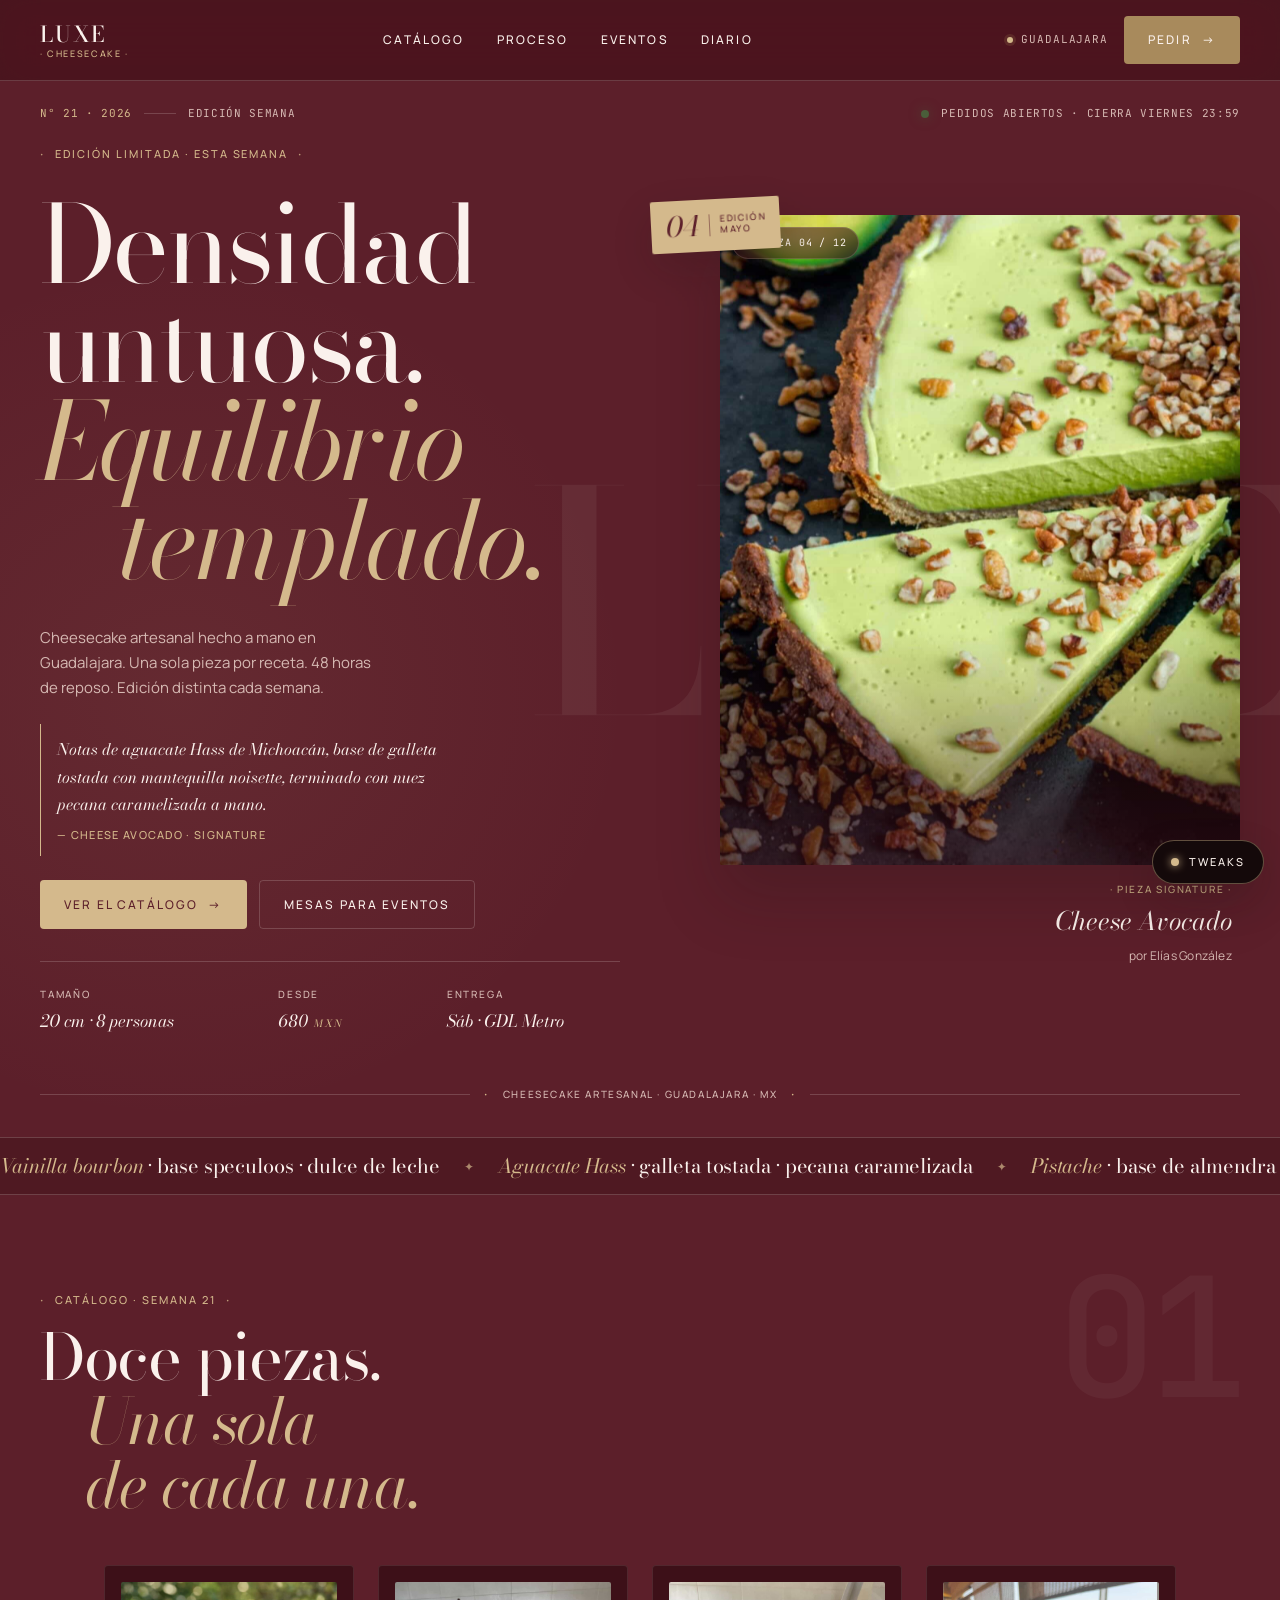
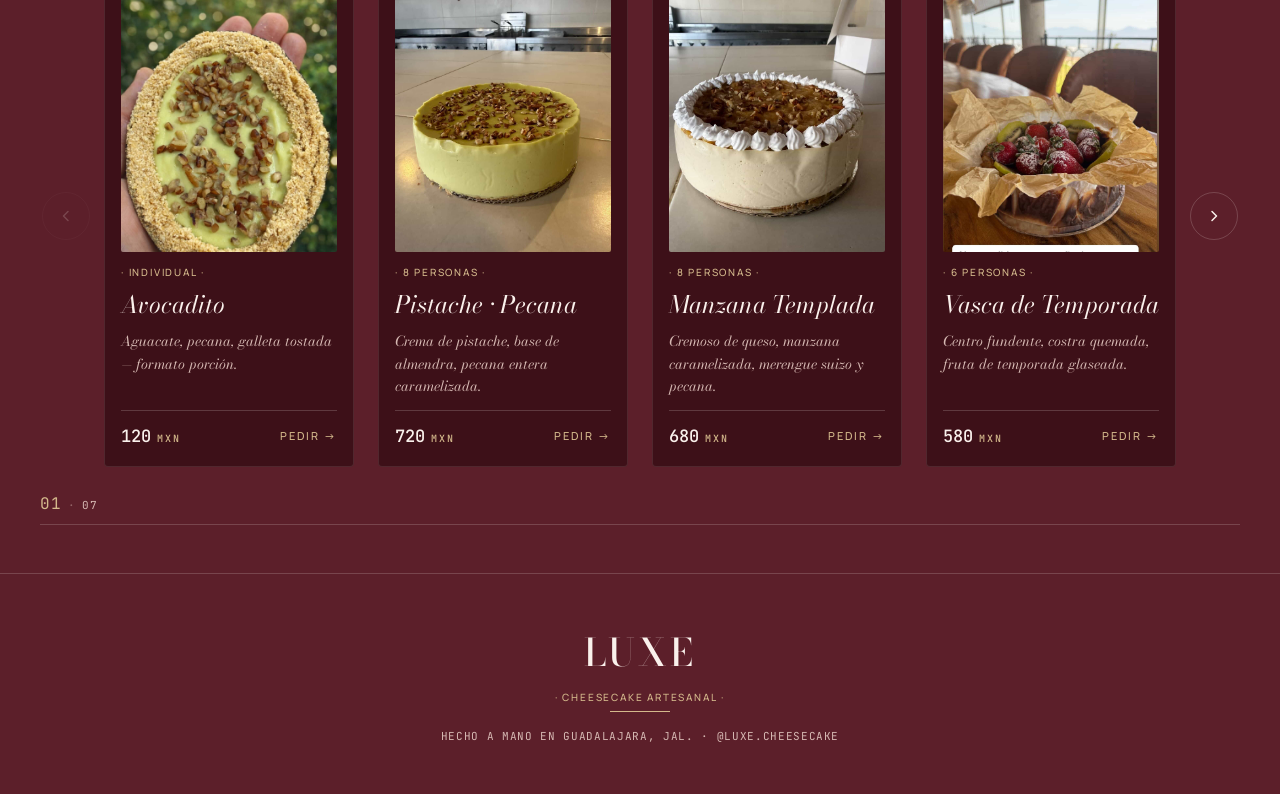
<file: index.html>
<!doctype html>
<html lang="es">
<head>
<meta charset="utf-8">
<meta name="viewport" content="width=device-width, initial-scale=1, viewport-fit=cover">
<title>LUXE Cheesecake — Cheesecake artesanal de Guadalajara</title>

<link rel="preconnect" href="https://fonts.googleapis.com">
<link rel="preconnect" href="https://fonts.gstatic.com" crossorigin>
<link rel="stylesheet" href="https://fonts.googleapis.com/css2?family=Bodoni+Moda:ital,opsz,wght@0,6..96,400;0,6..96,500;0,6..96,700;1,6..96,400;1,6..96,500;1,6..96,700&family=Manrope:wght@300;400;500;600;700&family=JetBrains+Mono:wght@400;500&display=swap">

<link rel="stylesheet" href="tokens.css">
<link rel="stylesheet" href="hero.css">
</head>
<body data-mode="cocoa">

<!-- ============================================================
     NAV
============================================================ -->
<header class="nav" data-screen-label="Nav">
  <div class="nav__inner">
    <a href="#" class="nav__brand" aria-label="LUXE Cheesecake — inicio">
      <span class="nav__word">LUXE</span>
      <span class="nav__caption">· Cheesecake ·</span>
    </a>

    <nav class="nav__links" aria-label="Principal">
      <a href="#catalogo">Catálogo</a>
      <a href="#proceso">Proceso</a>
      <a href="#eventos">Eventos</a>
      <a href="#diario">Diario</a>
    </nav>

    <div class="nav__actions">
      <span class="nav__city" aria-hidden="true">
        <span class="nav__city-dot"></span>
        Guadalajara
      </span>
      <a href="#pedir" class="btn btn--bronze">Pedir <span aria-hidden="true">→</span></a>
    </div>

    <button class="nav__menu" aria-label="Abrir menú">
      <span></span><span></span>
    </button>
  </div>
</header>


<!-- ============================================================
     HERO
============================================================ -->
<main class="hero" data-screen-label="Hero">

  <!-- watermark wordmark behind everything -->
  <div class="hero__watermark" aria-hidden="true">LUXE</div>

  <!-- left rail meta -->
  <aside class="hero__rail" aria-hidden="true">
    <span class="hero__rail-num">N° 21 · 2026</span>
    <span class="hero__rail-line"></span>
    <span class="hero__rail-label">Edición semana</span>
  </aside>

  <!-- right rail status -->
  <aside class="hero__status" aria-hidden="true">
    <span class="hero__status-dot"></span>
    <span class="hero__status-text">Pedidos abiertos · cierra viernes 23:59</span>
  </aside>

  <div class="hero__grid">

    <!-- LEFT — copy -->
    <div class="hero__copy">

      <p class="eyebrow">
        <span class="eyebrow__dot">·</span>
        Edición limitada · Esta semana
        <span class="eyebrow__dot">·</span>
      </p>

      <h1 class="hero__title">
        <span class="hero__title-line">Densidad untuosa.</span>
        <span class="hero__title-line"><em>Equilibrio</em></span>
        <span class="hero__title-line"><em>templado.</em></span>
      </h1>

      <p class="hero__lede">
        Cheesecake artesanal hecho a mano en Guadalajara.
        Una sola pieza por receta. 48 horas de reposo.
        Edición distinta cada semana.
      </p>

      <blockquote class="tasting-note">
        <p>
          <em>Notas de aguacate Hass de Michoacán,
          base de galleta tostada con mantequilla noisette,
          terminado con nuez pecana caramelizada a mano.</em>
        </p>
        <cite>— Cheese Avocado · signature</cite>
      </blockquote>

      <div class="hero__cta-row">
        <a href="#catalogo" class="btn btn--primary">
          Ver el catálogo
          <span class="btn__arrow" aria-hidden="true">→</span>
        </a>
        <a href="#eventos" class="btn btn--ghost">
          Mesas para eventos
        </a>
      </div>

      <dl class="hero__specs">
        <div>
          <dt>Tamaño</dt>
          <dd>20 cm · 8 personas</dd>
        </div>
        <div>
          <dt>Desde</dt>
          <dd class="price"><span class="price__amount">680</span><span class="price__currency">MXN</span></dd>
        </div>
        <div>
          <dt>Entrega</dt>
          <dd>Sáb · GDL Metro</dd>
        </div>
      </dl>
    </div>

    <!-- RIGHT — photo -->
    <figure class="hero__photo">
      <div class="hero__photo-frame">
        <img
          src="assets/cheese-avocado-editorial.jpg"
          alt="Cheese Avocado: cheesecake artesanal de aguacate con nuez pecana sobre base oscura"
          fetchpriority="high">
        <span class="hero__photo-meta">
          <span class="hero__photo-meta-dot"></span>
          Pieza 04 / 12
        </span>
      </div>

      <figcaption class="hero__photo-caption">
        <span class="hero__photo-caption-eyebrow">· Pieza signature ·</span>
        <span class="hero__photo-caption-name"><em>Cheese Avocado</em></span>
        <span class="hero__photo-caption-by">por Elías González</span>
      </figcaption>

      <!-- floating tag -->
      <span class="hero__photo-tag">
        <span class="hero__photo-tag-num">04</span>
        <span class="hero__photo-tag-divider"></span>
        <span class="hero__photo-tag-label">Edición<br>Mayo</span>
      </span>
    </figure>
  </div>

  <!-- bottom rule + scroll cue -->
  <div class="hero__floor">
    <div class="hero__floor-lockup">
      <span class="hero__floor-rule"></span>
      <span class="hero__floor-mark">·</span>
      <span class="hero__floor-text">Cheesecake artesanal · Guadalajara · MX</span>
      <span class="hero__floor-mark">·</span>
      <span class="hero__floor-rule"></span>
    </div>
  </div>

</main>


<!-- ============================================================
     TICKER — tasting notes marquee
============================================================ -->
<section class="ticker" aria-hidden="true">
  <div class="ticker__track">
    <!-- repeat content twice for seamless loop -->
    <div class="ticker__group">
      <span class="ticker__item"><em>Vainilla bourbon</em> · base speculoos · dulce de leche</span>
      <span class="ticker__dot">✦</span>
      <span class="ticker__item"><em>Aguacate Hass</em> · galleta tostada · pecana caramelizada</span>
      <span class="ticker__dot">✦</span>
      <span class="ticker__item"><em>Pistache</em> · base de almendra · pecana entera</span>
      <span class="ticker__dot">✦</span>
      <span class="ticker__item"><em>Manzana caramelizada</em> · cremoso de queso · merengue suizo</span>
      <span class="ticker__dot">✦</span>
      <span class="ticker__item"><em>Limón Persa</em> · galleta cremosa · ralladura fresca</span>
      <span class="ticker__dot">✦</span>
      <span class="ticker__item"><em>Tarta vasca</em> · centro fundente · fruta de temporada</span>
      <span class="ticker__dot">✦</span>
    </div>
    <div class="ticker__group" aria-hidden="true">
      <span class="ticker__item"><em>Vainilla bourbon</em> · base speculoos · dulce de leche</span>
      <span class="ticker__dot">✦</span>
      <span class="ticker__item"><em>Aguacate Hass</em> · galleta tostada · pecana caramelizada</span>
      <span class="ticker__dot">✦</span>
      <span class="ticker__item"><em>Pistache</em> · base de almendra · pecana entera</span>
      <span class="ticker__dot">✦</span>
      <span class="ticker__item"><em>Manzana caramelizada</em> · cremoso de queso · merengue suizo</span>
      <span class="ticker__dot">✦</span>
      <span class="ticker__item"><em>Limón Persa</em> · galleta cremosa · ralladura fresca</span>
      <span class="ticker__dot">✦</span>
      <span class="ticker__item"><em>Tarta vasca</em> · centro fundente · fruta de temporada</span>
      <span class="ticker__dot">✦</span>
    </div>
  </div>
</section>


<!-- ============================================================
     ESTA SEMANA — mini gallery to round out the page
============================================================ -->
<section class="thisweek" id="catalogo" data-screen-label="Esta semana">
  <header class="thisweek__head">
    <span class="thisweek__num" aria-hidden="true">01</span>
    <p class="eyebrow eyebrow--solo">
      <span class="eyebrow__dot">·</span>
      Catálogo · Semana 21
      <span class="eyebrow__dot">·</span>
    </p>
    <h2 class="thisweek__title">
      Doce piezas.
      <span class="thisweek__title-cont"><em>Una sola</em><br><em>de cada una.</em></span>
    </h2>
  </header>

  <div class="carousel" role="region" aria-label="Catálogo de piezas">
    <button class="carousel__btn carousel__btn--prev" aria-label="Pieza anterior" disabled>
      <svg width="18" height="18" viewBox="0 0 18 18" fill="none" aria-hidden="true">
        <path d="M11 13.5L6.5 9L11 4.5" stroke="currentColor" stroke-width="1.5" stroke-linecap="round" stroke-linejoin="round"/>
      </svg>
    </button>

    <div class="carousel__viewport">
      <div class="carousel__track">

        <article class="card">
          <div class="card__img">
            <img src="assets/avocadito-hand.jpg" alt="Avocadito individual" loading="lazy">
          </div>
          <p class="card__cat">· Individual ·</p>
          <h3 class="card__name"><em>Avocadito</em></h3>
          <p class="card__note"><em>Aguacate, pecana, galleta tostada — formato porción.</em></p>
          <div class="card__foot">
            <span class="price"><span class="price__amount">120</span><span class="price__currency">MXN</span></span>
            <a href="#" class="card__cta">Pedir →</a>
          </div>
        </article>

        <article class="card">
          <div class="card__img">
            <img src="assets/pistache.jpg" alt="Cheesecake de pistache con pecana" loading="lazy">
          </div>
          <p class="card__cat">· 8 personas ·</p>
          <h3 class="card__name"><em>Pistache · Pecana</em></h3>
          <p class="card__note"><em>Crema de pistache, base de almendra, pecana entera caramelizada.</em></p>
          <div class="card__foot">
            <span class="price"><span class="price__amount">720</span><span class="price__currency">MXN</span></span>
            <a href="#" class="card__cta">Pedir →</a>
          </div>
        </article>

        <article class="card">
          <div class="card__img">
            <img src="assets/merengue-caramelo.jpg" alt="Cheesecake Manzana Templada" loading="lazy">
          </div>
          <p class="card__cat">· 8 personas ·</p>
          <h3 class="card__name"><em>Manzana Templada</em></h3>
          <p class="card__note"><em>Cremoso de queso, manzana caramelizada, merengue suizo y pecana.</em></p>
          <div class="card__foot">
            <span class="price"><span class="price__amount">680</span><span class="price__currency">MXN</span></span>
            <a href="#" class="card__cta">Pedir →</a>
          </div>
        </article>

        <article class="card">
          <div class="card__img">
            <img src="assets/tarta-vasca.jpg" alt="Vasca de Temporada con fruta glaseada" loading="lazy">
          </div>
          <p class="card__cat">· 6 personas ·</p>
          <h3 class="card__name"><em>Vasca de Temporada</em></h3>
          <p class="card__note"><em>Centro fundente, costra quemada, fruta de temporada glaseada.</em></p>
          <div class="card__foot">
            <span class="price"><span class="price__amount">580</span><span class="price__currency">MXN</span></span>
            <a href="#" class="card__cta">Pedir →</a>
          </div>
        </article>

        <article class="card">
          <div class="card__img">
            <img src="assets/corazon.jpg" alt="Cheesecake Corazón — edición especial" loading="lazy">
          </div>
          <p class="card__cat">· Edición especial ·</p>
          <h3 class="card__name"><em>Corazón</em></h3>
          <p class="card__note"><em>Notas de chocolate negro, base de galleta oreo, terminado con merengue, fresa y pecana tostada.</em></p>
          <div class="card__foot">
            <span class="price"><span class="price__amount">720</span><span class="price__currency">MXN</span></span>
            <a href="#" class="card__cta">Pedir →</a>
          </div>
        </article>

        <article class="card">
          <div class="card__img">
            <img src="assets/limon.jpg" alt="Cheesecake Limón Persa" loading="lazy">
          </div>
          <p class="card__cat">· 8 personas ·</p>
          <h3 class="card__name"><em>Limón Persa</em></h3>
          <p class="card__note"><em>Notas de limón persa fresco, base de galleta cremosa tostada, terminado con zeste vivo.</em></p>
          <div class="card__foot">
            <span class="price"><span class="price__amount">640</span><span class="price__currency">MXN</span></span>
            <a href="#" class="card__cta">Pedir →</a>
          </div>
        </article>

        <article class="card">
          <div class="card__img">
            <img src="assets/proximamente.jpg" alt="Próxima pieza — Avocado Shell" loading="lazy">
          </div>
          <p class="card__cat">· Próximamente ·</p>
          <h3 class="card__name"><em>Avocado Shell</em></h3>
          <p class="card__note"><em>El clásico en formato sorpresa. Servido en su cáscara natural. Revelación la próxima semana.</em></p>
          <div class="card__foot">
            <span class="price" style="opacity:0.45"><span class="price__amount">—</span></span>
            <a href="#" class="card__cta">Notificarme →</a>
          </div>
        </article>

      </div>
    </div>

    <button class="carousel__btn carousel__btn--next" aria-label="Pieza siguiente">
      <svg width="18" height="18" viewBox="0 0 18 18" fill="none" aria-hidden="true">
        <path d="M7 4.5L11.5 9L7 13.5" stroke="currentColor" stroke-width="1.5" stroke-linecap="round" stroke-linejoin="round"/>
      </svg>
    </button>

    <div class="carousel__controls">
      <div class="carousel__info">
        <div class="carousel__counter" aria-live="polite" aria-atomic="true">
          <span class="carousel__counter-current">01</span>
          <span class="carousel__counter-sep">·</span>
          <span class="carousel__counter-total">07</span>
        </div>
        <div class="carousel__bar"><div class="carousel__bar-fill"></div></div>
      </div>
    </div>
  </div>
</section>


<!-- ============================================================
     FOOTER MINI
============================================================ -->
<footer class="footmini">
  <div class="footmini__lockup">
    <span class="footmini__word">LUXE</span>
    <span class="footmini__caption">· CHEESECAKE ARTESANAL ·</span>
    <span class="footmini__rule"></span>
  </div>
  <p class="footmini__sign">
    Hecho a mano en Guadalajara, Jal. · @luxe.cheesecake
  </p>
</footer>


<!-- ============================================================
     TWEAKS PANEL (mode switcher)
============================================================ -->
<div id="tweak-root"></div>

<script>
/* ------------------------------------------------------------
   EDITMODE — surface switcher (cocoa | blush | wine)
------------------------------------------------------------ */
const TWEAK_DEFAULTS = /*EDITMODE-BEGIN*/{
  "mode": "wine"
}/*EDITMODE-END*/;
</script>

<script src="hero.js" defer></script>

</body>
</html>
</file>
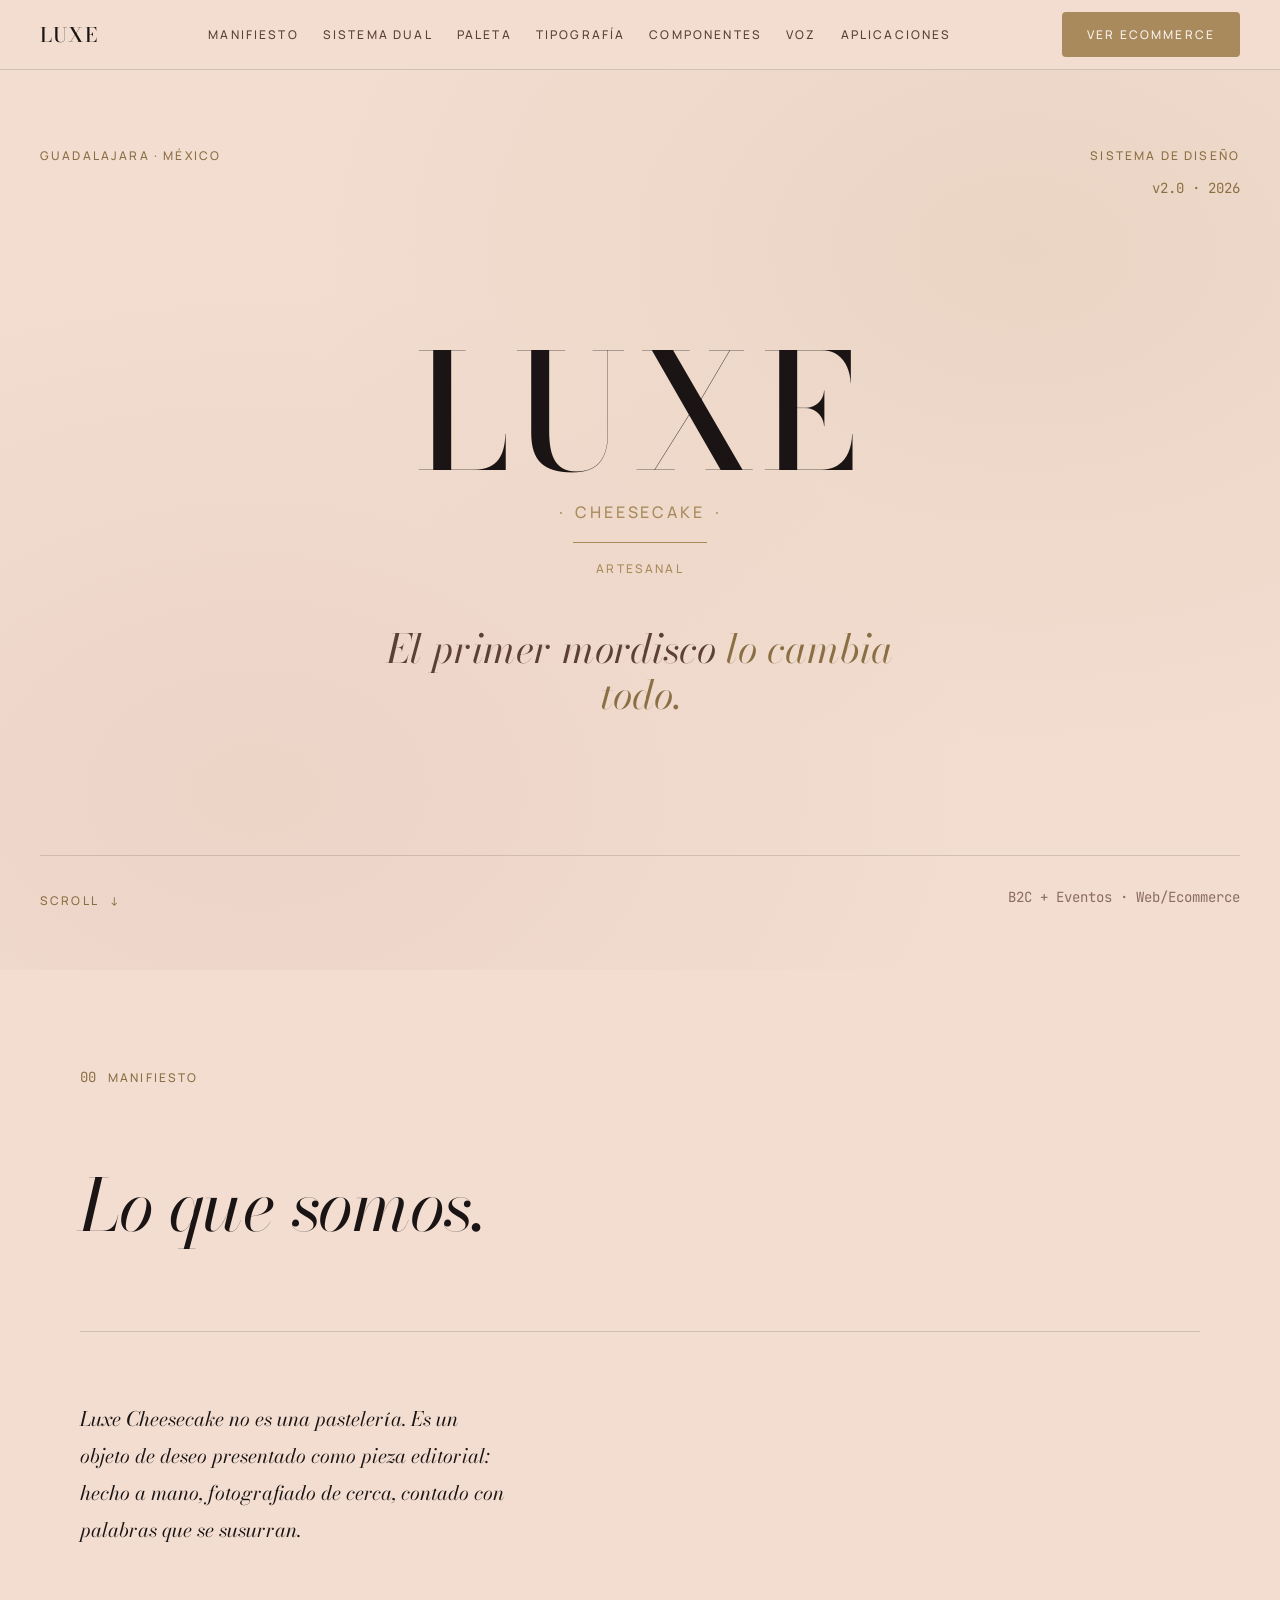
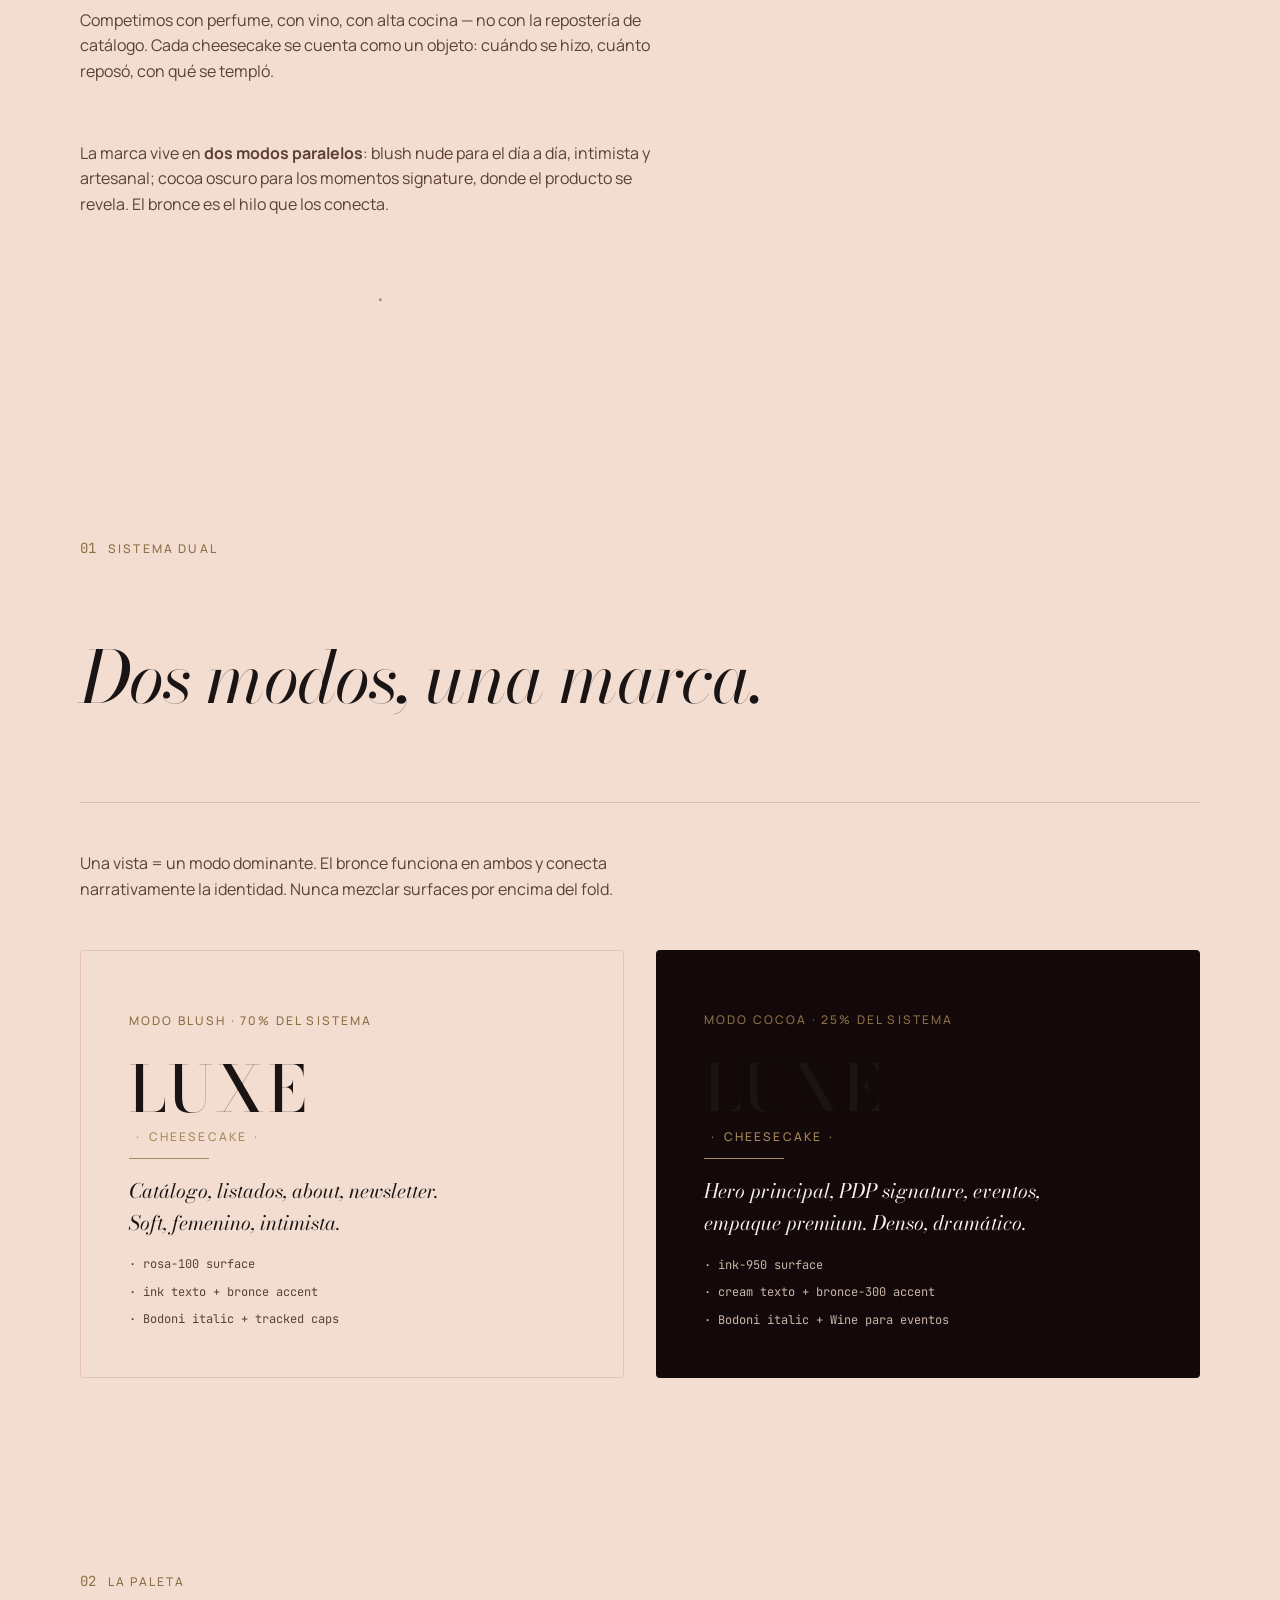
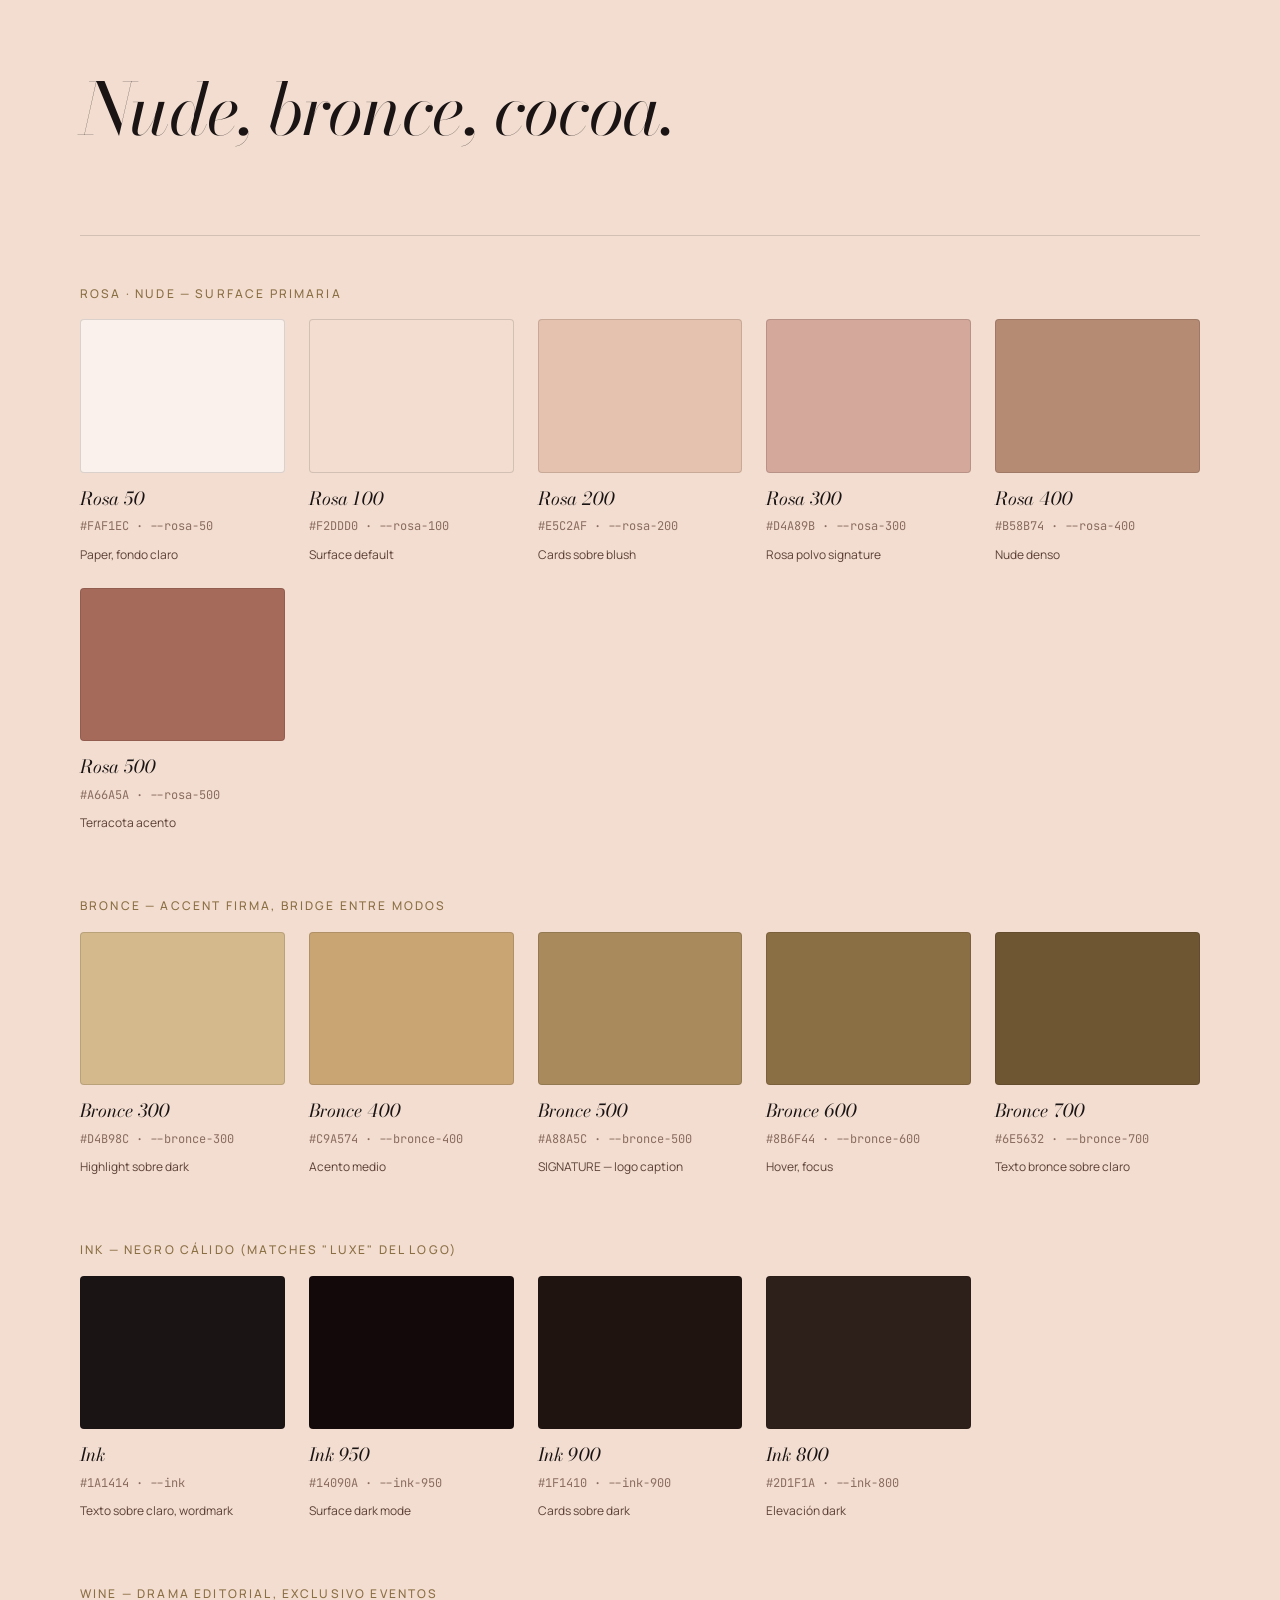
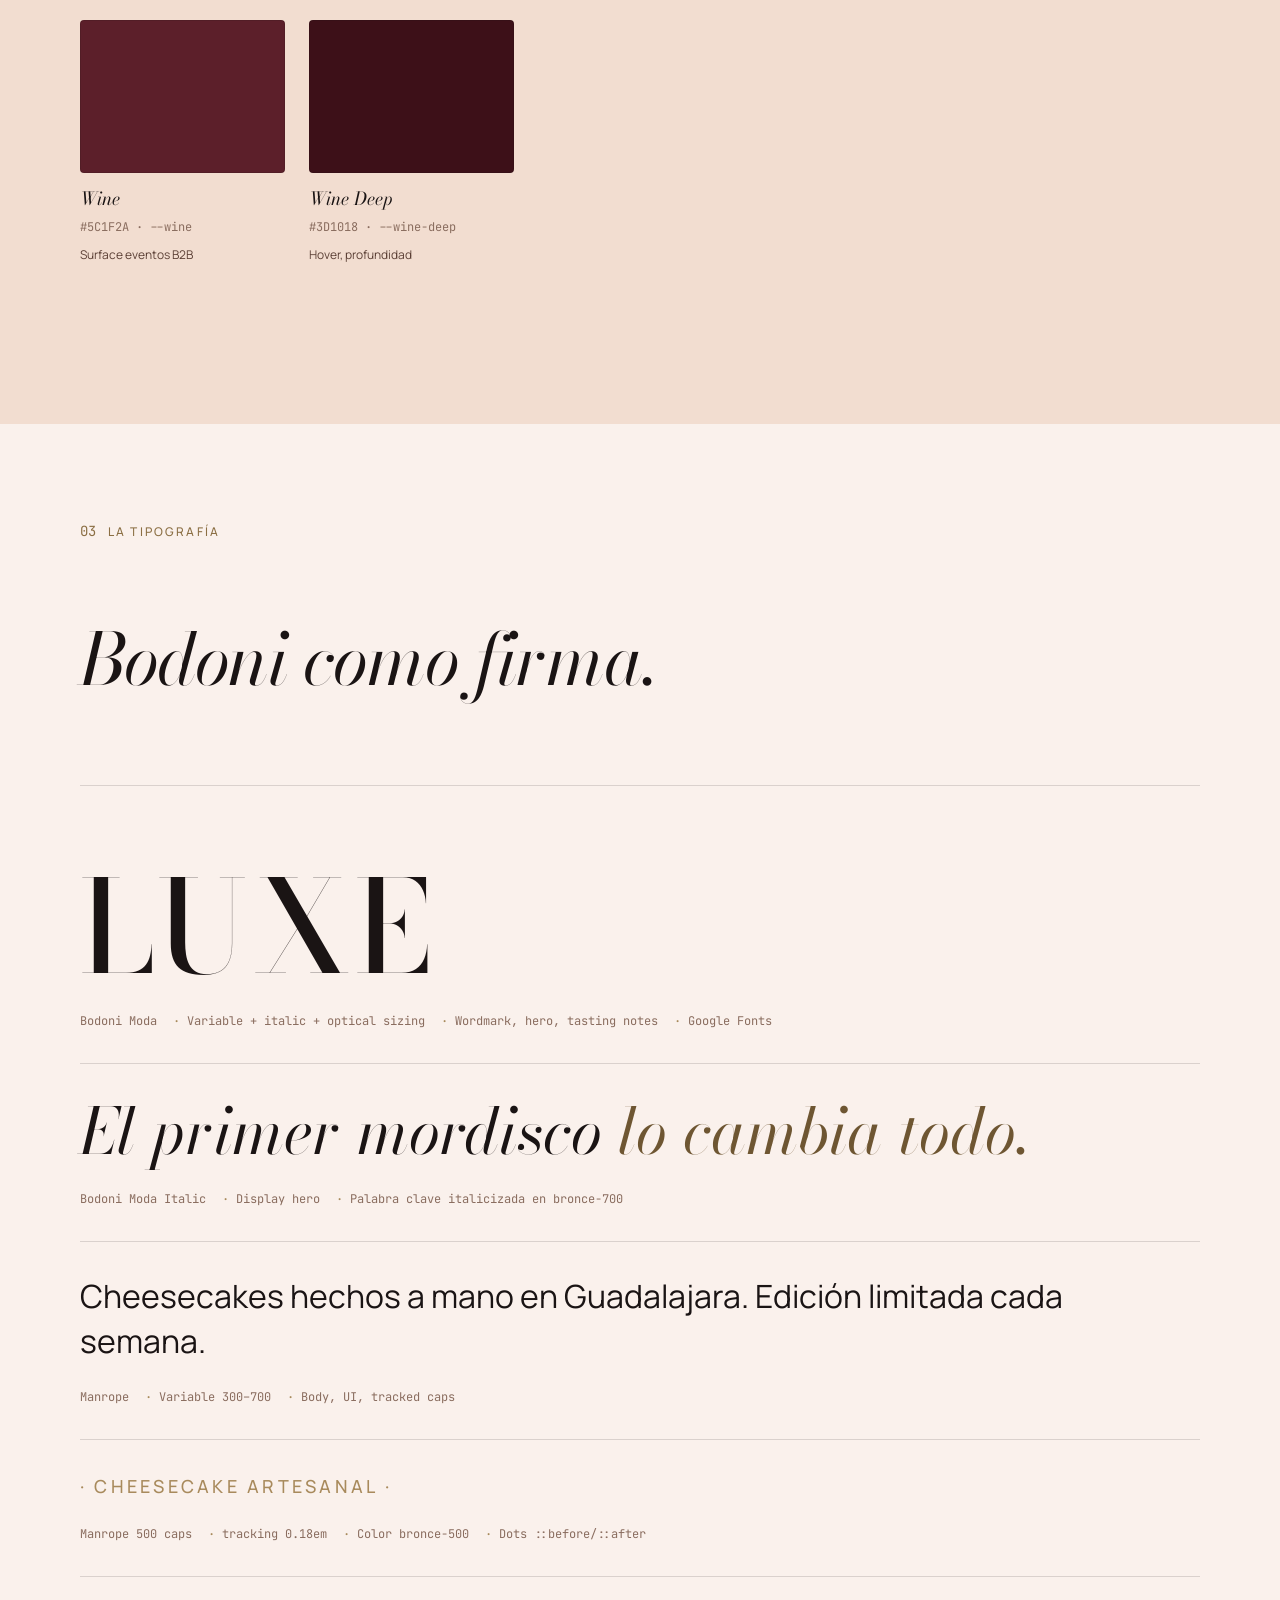
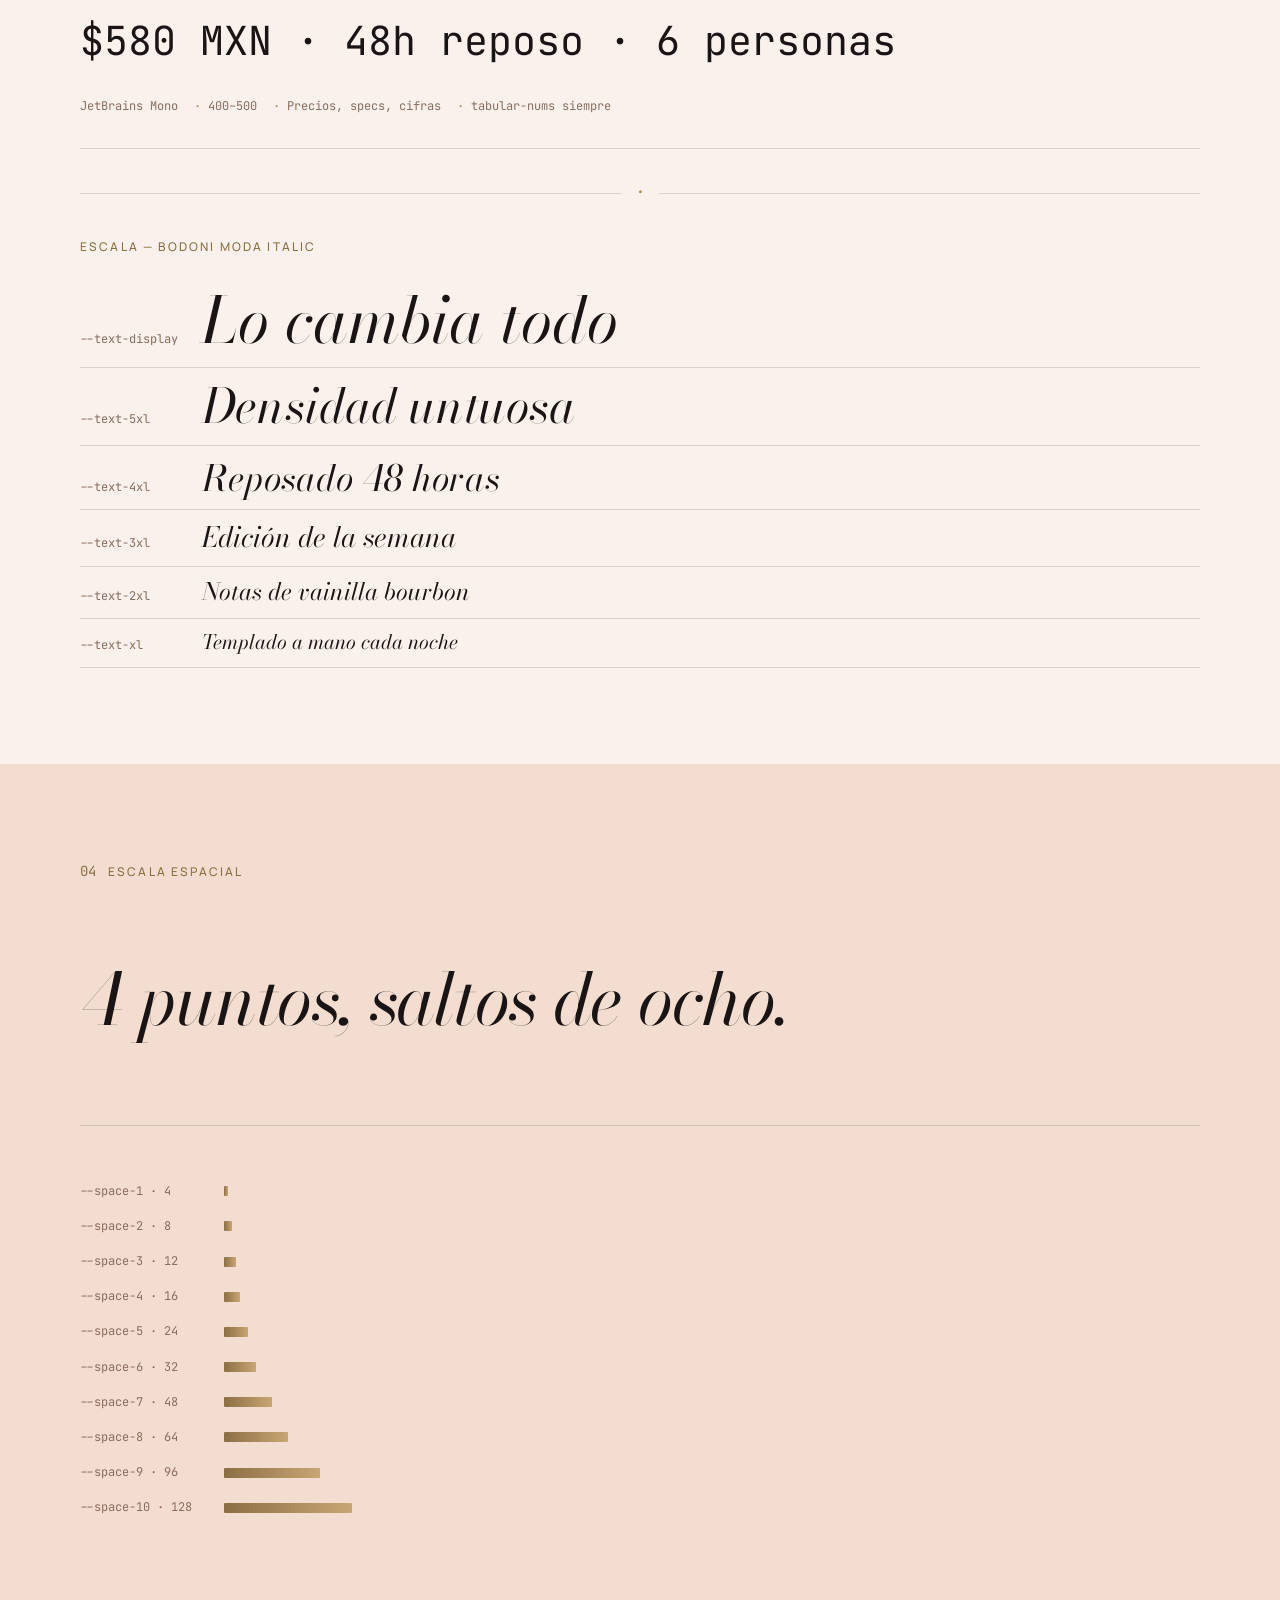
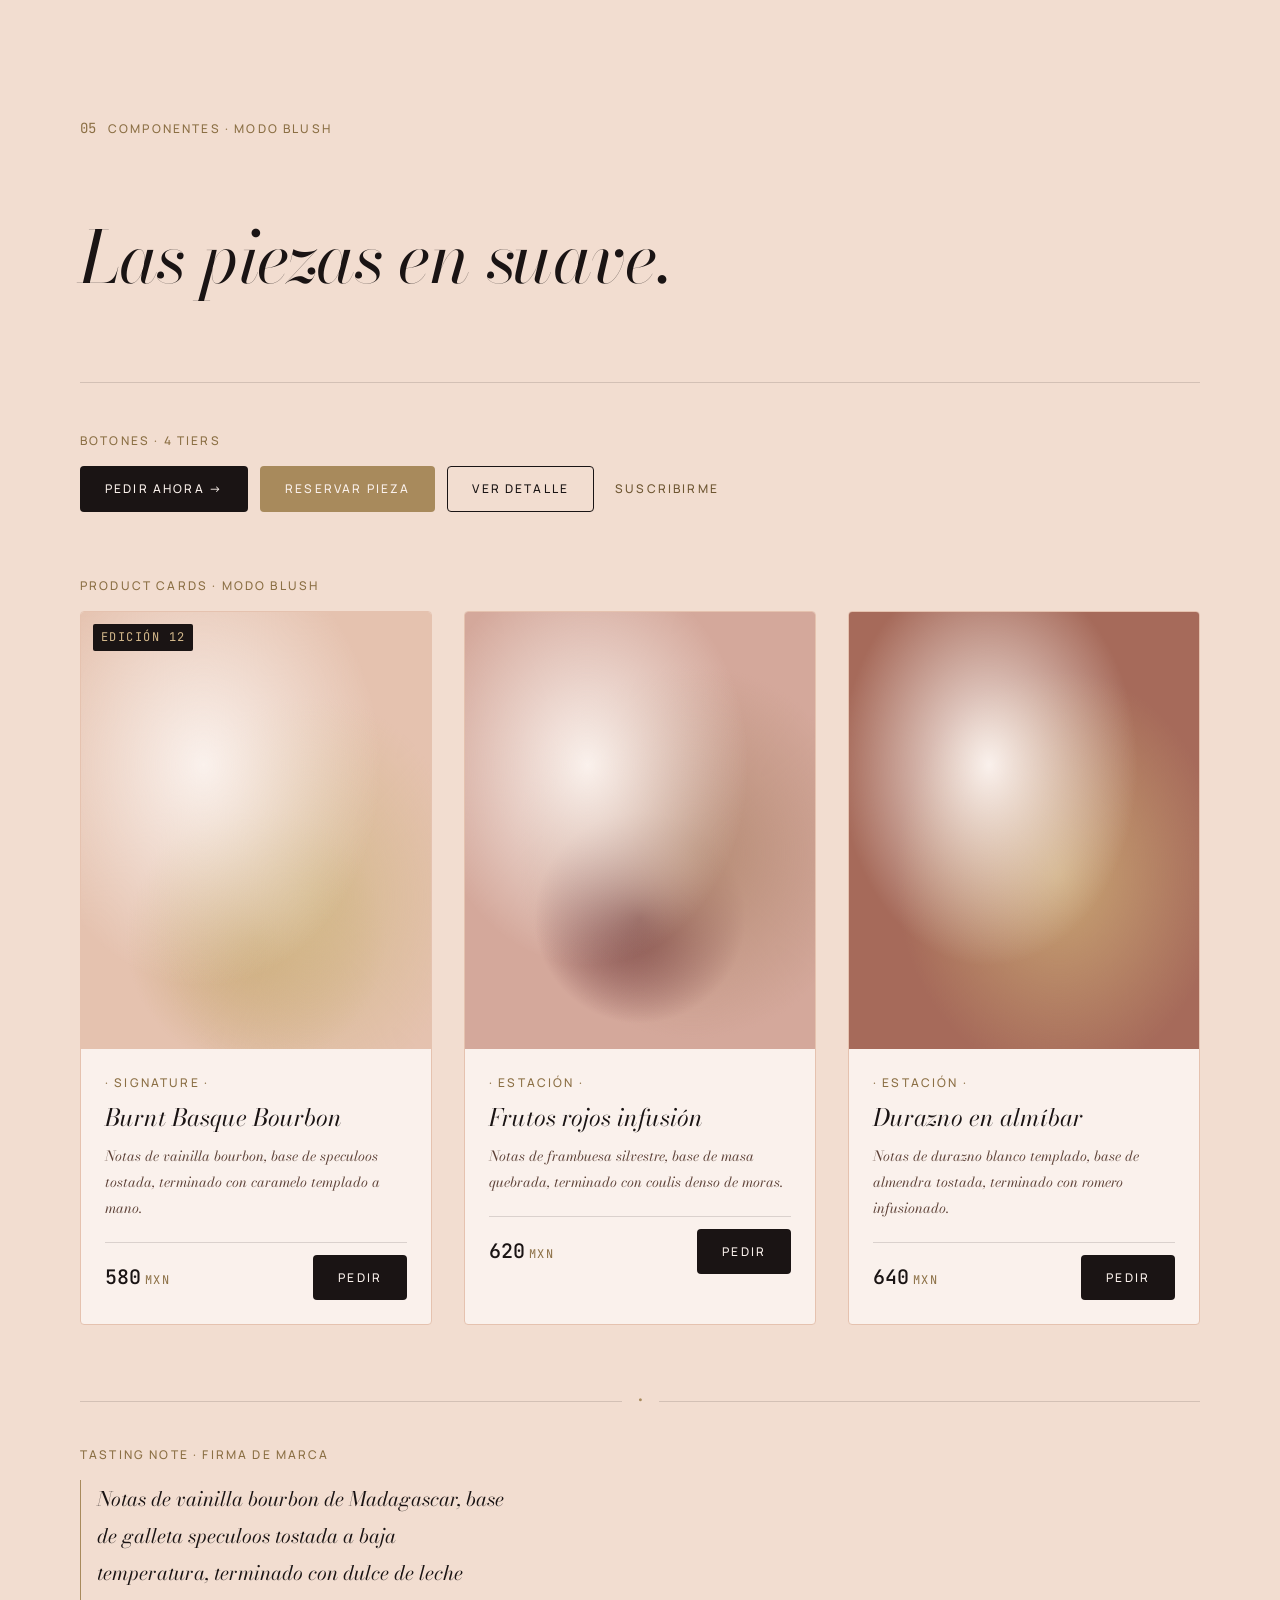
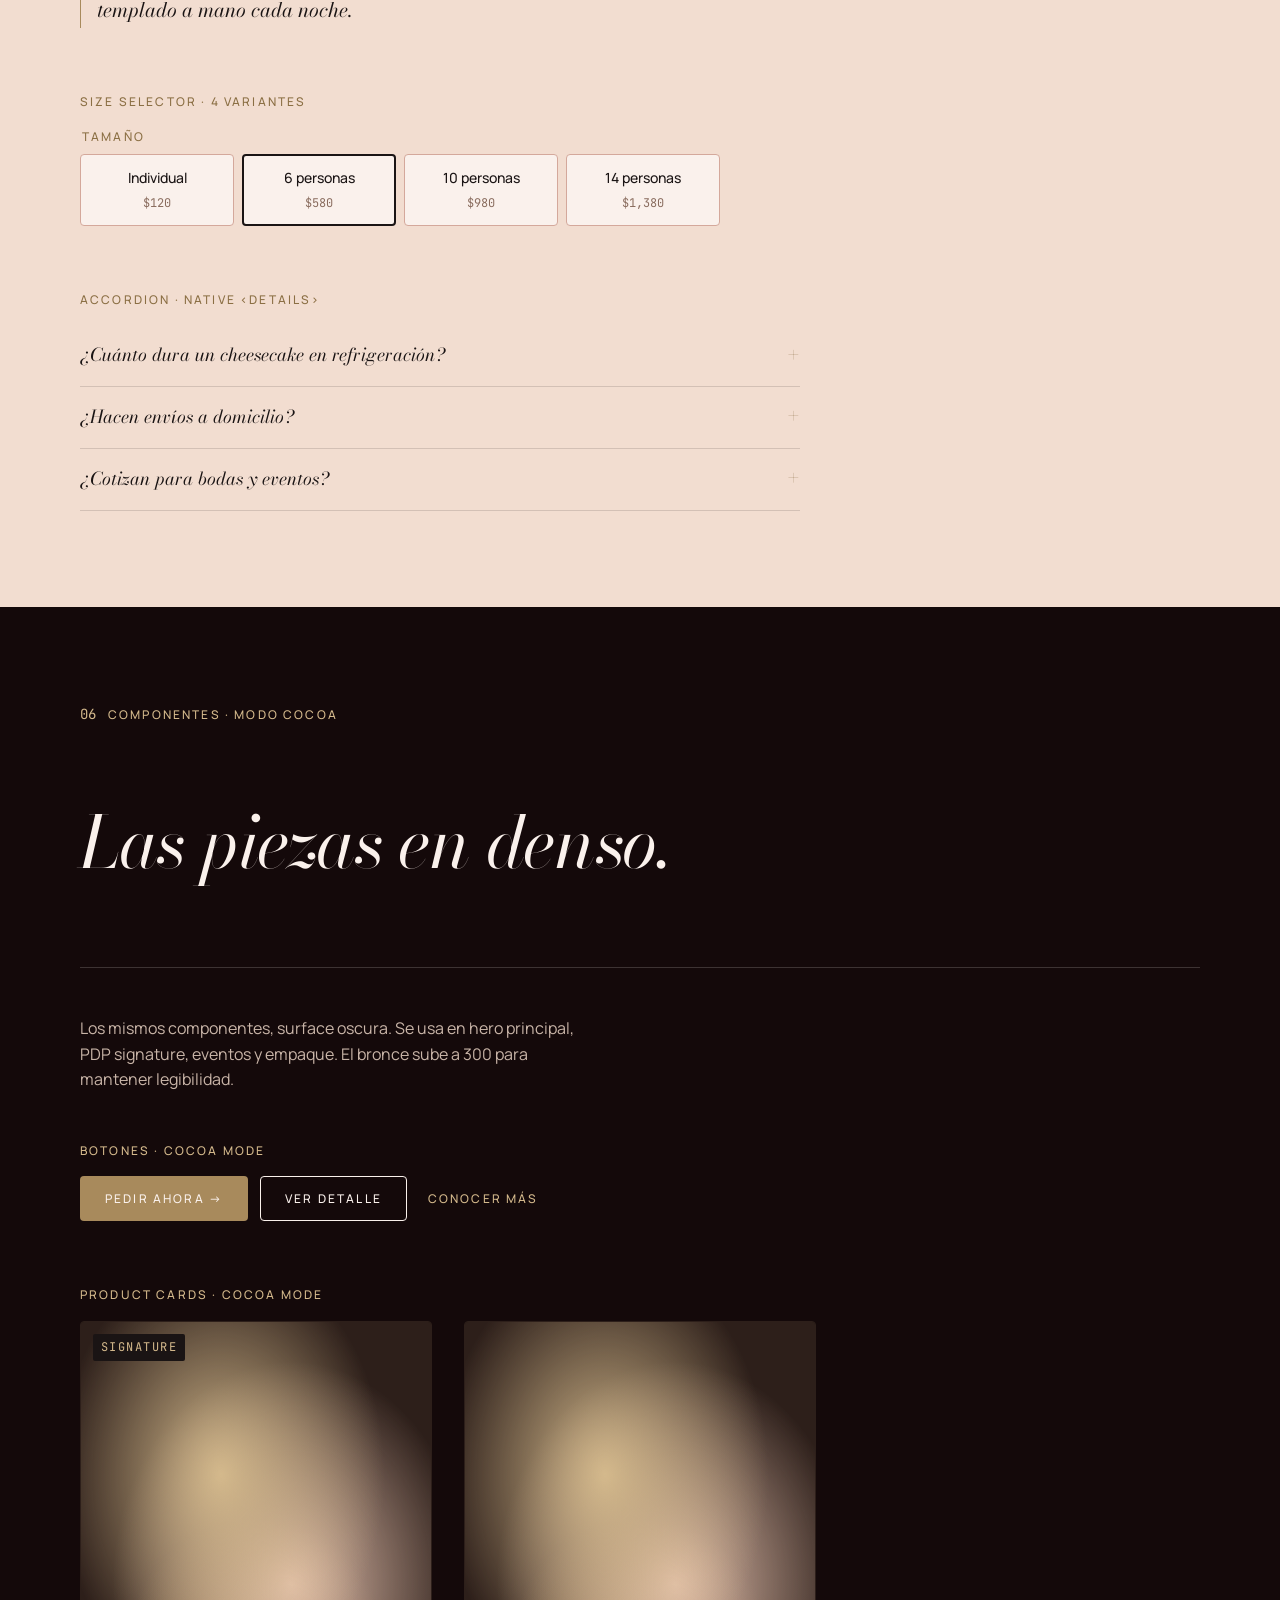
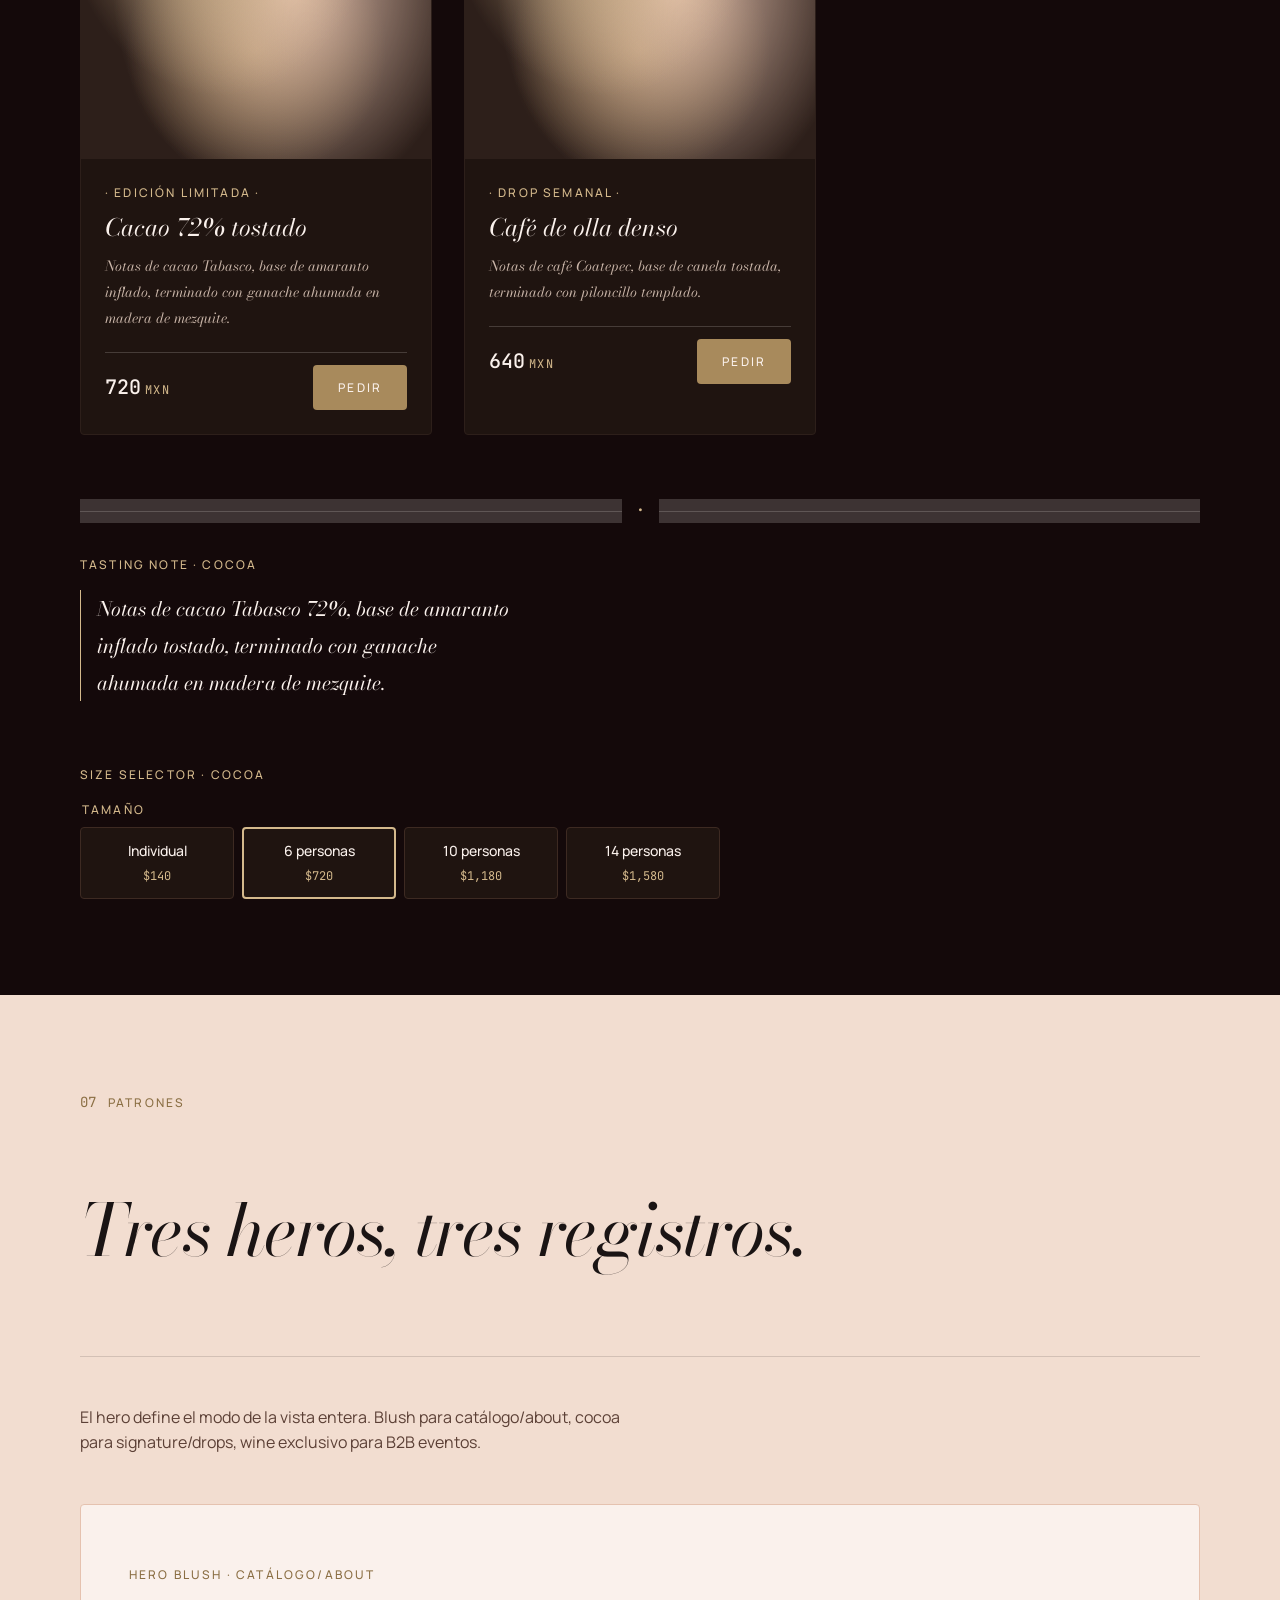
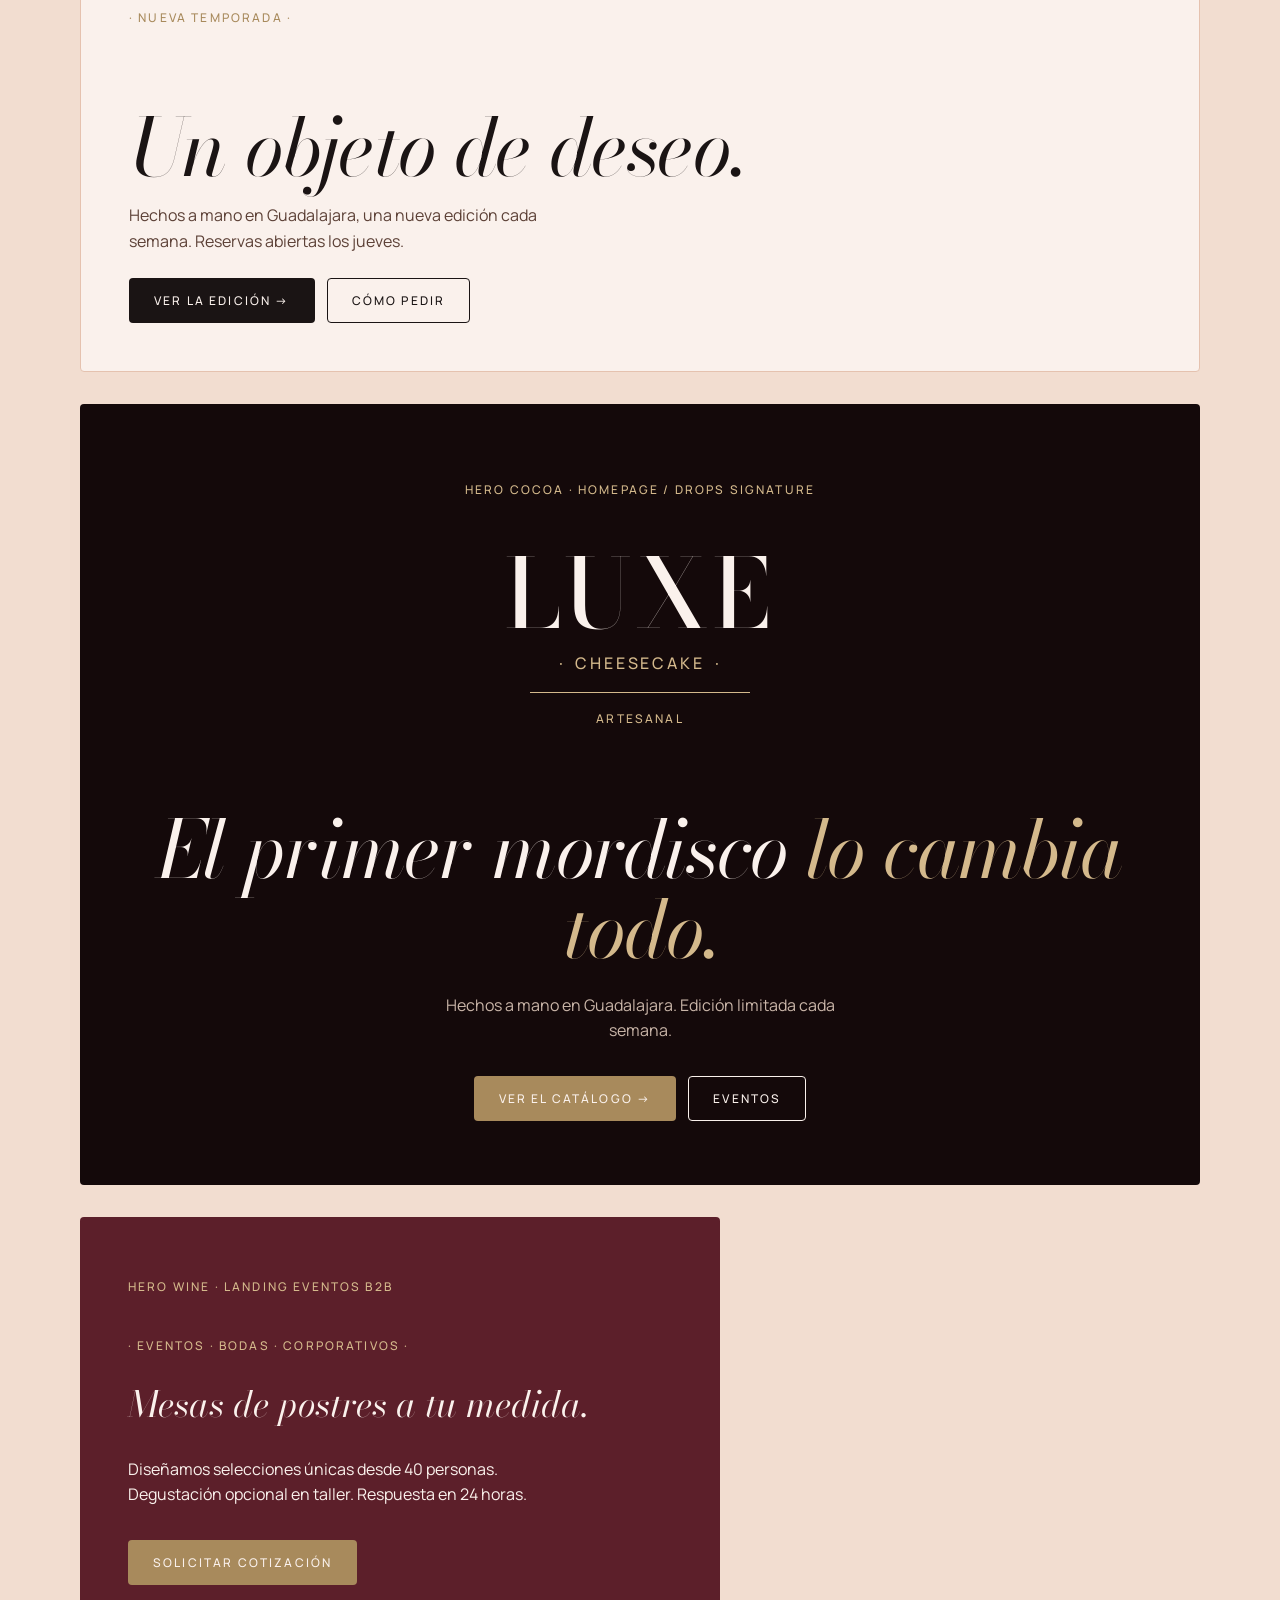
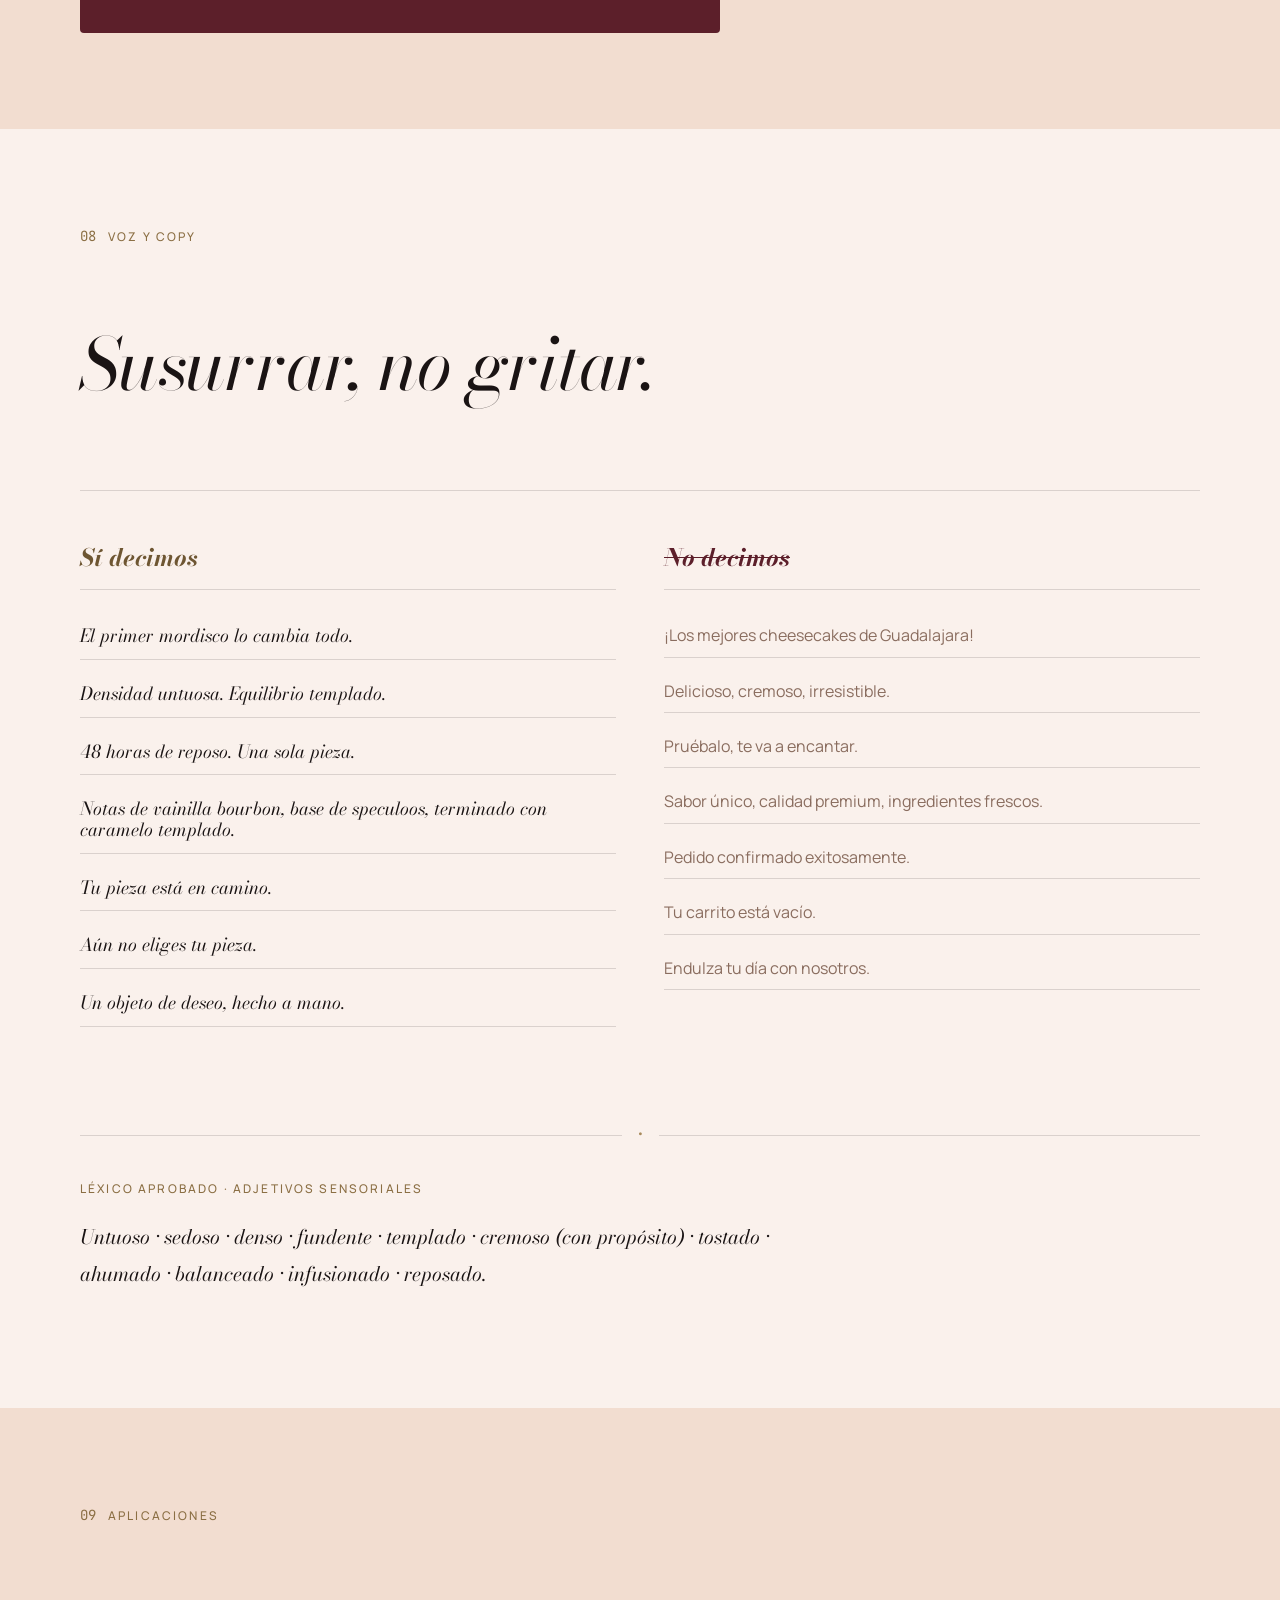
<file: uploads/luxe-design-system.html>
<!DOCTYPE html>
<html lang="es-MX">
<head>
  <meta charset="UTF-8">
  <meta name="viewport" content="width=device-width, initial-scale=1, viewport-fit=cover">
  <title>Luxe Cheesecake · Sistema de Diseño v2.0</title>
  <meta name="description" content="Brandbook visual · Sistema dual · Soft luxury artesanal + Dark editorial">

  <link rel="preconnect" href="https://fonts.googleapis.com">
  <link rel="preconnect" href="https://fonts.gstatic.com" crossorigin>
  <link rel="stylesheet" href="https://fonts.googleapis.com/css2?family=Bodoni+Moda:ital,opsz,wght@0,6..96,400;0,6..96,500;0,6..96,700;1,6..96,400;1,6..96,500&family=Manrope:wght@300;400;500;600;700&family=JetBrains+Mono:wght@400;500&display=swap">

  <style>
    /* ============================================================
       TOKENS — inline mirror de tokens.css
       ============================================================ */
    :root {
      /* Rosa / Nude */
      --rosa-50:  #FAF1EC;
      --rosa-100: #F2DDD0;
      --rosa-200: #E5C2AF;
      --rosa-300: #D4A89B;
      --rosa-400: #B58B74;
      --rosa-500: #A66A5A;
      /* Bronce */
      --bronce-300: #D4B98C;
      --bronce-400: #C9A574;
      --bronce-500: #A88A5C;
      --bronce-600: #8B6F44;
      --bronce-700: #6E5632;
      /* Ink */
      --ink-950: #14090A;
      --ink-900: #1F1410;
      --ink-800: #2D1F1A;
      --ink-700: #3D2A22;
      --ink:     #1A1414;
      --ink-muted: #5C4036;
      --ink-faint: #8A6D5F;
      /* Wine */
      --wine:      #5C1F2A;
      --wine-deep: #3D1018;
      /* Paper */
      --paper:        var(--rosa-50);
      --paper-muted:  #C9B5A8;
      --paper-faint:  #8A7868;
      /* Funcionales */
      --hairline:        rgba(26, 20, 20, 0.14);
      --hairline-paper:  rgba(250, 241, 236, 0.18);
      --hairline-bronce: rgba(168, 138, 92, 0.4);

      /* Typography */
      --font-display: 'Bodoni Moda', 'Playfair Display', Georgia, serif;
      --font-body:    'Manrope', -apple-system, BlinkMacSystemFont, system-ui, sans-serif;
      --font-mono:    'JetBrains Mono', 'SF Mono', Menlo, monospace;

      /* Scale */
      --text-xs:   0.75rem;
      --text-sm:   0.875rem;
      --text-base: 1rem;
      --text-lg:   1.125rem;
      --text-xl:   1.25rem;
      --text-2xl:  1.5rem;
      --text-3xl:  clamp(1.75rem, 4vw, 2.25rem);
      --text-4xl:  clamp(2rem, 5vw, 3rem);
      --text-5xl:  clamp(2.5rem, 7vw, 4.5rem);
      --text-display: clamp(3rem, 14vw, 10rem);
      /* Leading */
      --leading-tight:   1.0;
      --leading-snug:    1.15;
      --leading-normal:  1.4;
      --leading-relaxed: 1.6;
      --leading-loose:   1.85;
      /* Tracking */
      --tracking-tight: -0.02em;
      --tracking-normal: 0;
      --tracking-wide:  0.04em;
      --tracking-caps:  0.18em;
      --tracking-caps-tight: 0.12em;
      /* Space */
      --space-1: 0.25rem;
      --space-2: 0.5rem;
      --space-3: 0.75rem;
      --space-4: 1rem;
      --space-5: 1.5rem;
      --space-6: 2rem;
      --space-7: 3rem;
      --space-8: 4rem;
      --space-9: 6rem;
      --space-10: 8rem;
      --container-lg: 1200px;
      --gutter: clamp(1.25rem, 4vw, 2.5rem);
      /* Radii */
      --radius-xs: 2px;
      --radius-sm: 4px;
      --radius-md: 8px;
      --radius-pill: 9999px;
      /* Shadows */
      --shadow-sm: 0 1px 2px rgba(26, 20, 20, 0.06);
      --shadow-md: 0 4px 16px rgba(26, 20, 20, 0.10);
      --shadow-lg: 0 16px 40px rgba(26, 20, 20, 0.16);
      --glow-bronce: 0 0 32px rgba(168, 138, 92, 0.35);
      /* Motion */
      --ease-out: cubic-bezier(0.16, 1, 0.3, 1);
      --duration-base: 240ms;
      /* Safe area */
      --safe-top:    env(safe-area-inset-top, 0);
      --safe-bottom: env(safe-area-inset-bottom, 0);
    }

    /* ============================================================
       RESET
       ============================================================ */
    *, *::before, *::after { box-sizing: border-box; }
    html { -webkit-text-size-adjust: 100%; scroll-behavior: smooth; }
    body {
      margin: 0;
      background: var(--rosa-100);
      color: var(--ink);
      font-family: var(--font-body);
      font-size: var(--text-base);
      line-height: var(--leading-relaxed);
      -webkit-font-smoothing: antialiased;
      text-rendering: optimizeLegibility;
      overflow-x: hidden;
    }
    img { max-width: 100%; display: block; }
    button { font: inherit; cursor: pointer; }
    a { color: inherit; text-decoration: none; }

    /* ============================================================
       LAYOUT
       ============================================================ */
    .container {
      max-width: var(--container-lg);
      margin-inline: auto;
      padding-inline: var(--gutter);
    }
    .section { padding-block: var(--space-9); }
    @media (max-width: 48em) {
      .section { padding-block: var(--space-7); }
    }
    .surface-blush { background: var(--rosa-100); color: var(--ink); }
    .surface-nude  { background: var(--rosa-200); color: var(--ink); }
    .surface-cream { background: var(--rosa-50);  color: var(--ink); }
    .surface-terra { background: var(--rosa-500); color: var(--rosa-50); }
    .surface-cocoa { background: var(--ink-950); color: var(--paper); }
    .surface-wine  { background: var(--wine);    color: var(--rosa-50); }

    /* ============================================================
       TYPOGRAPHY UTILS
       ============================================================ */
    .display {
      font-family: var(--font-display);
      font-style: italic;
      font-weight: 400;
      font-size: var(--text-5xl);
      line-height: var(--leading-snug);
      letter-spacing: var(--tracking-tight);
    }
    .display-lg {
      font-family: var(--font-display);
      font-style: italic;
      font-weight: 400;
      font-size: clamp(2.5rem, 8vw, 5rem);
      line-height: var(--leading-tight);
      letter-spacing: var(--tracking-tight);
    }
    .h1 {
      font-family: var(--font-display);
      font-style: italic;
      font-weight: 400;
      font-size: var(--text-4xl);
      line-height: var(--leading-snug);
    }
    .h2 {
      font-family: var(--font-display);
      font-style: italic;
      font-weight: 400;
      font-size: var(--text-3xl);
      line-height: var(--leading-snug);
    }
    .lede {
      font-family: var(--font-display);
      font-style: italic;
      font-weight: 400;
      font-size: var(--text-xl);
      line-height: var(--leading-loose);
      max-width: 36ch;
    }
    .body { font-size: var(--text-base); line-height: var(--leading-relaxed); }
    .caption {
      font-family: var(--font-body);
      font-size: var(--text-xs);
      font-weight: 500;
      text-transform: uppercase;
      letter-spacing: var(--tracking-caps);
      color: var(--bronce-600);
    }
    .surface-cocoa .caption,
    .surface-wine  .caption { color: var(--bronce-300); }
    .surface-terra .caption { color: var(--rosa-50); opacity: 0.85; }

    .caption-dotted::before { content: '· '; }
    .caption-dotted::after  { content: ' ·'; }

    .mono {
      font-family: var(--font-mono);
      font-variant-numeric: tabular-nums;
      font-size: var(--text-sm);
    }

    em { font-style: italic; }

    /* ============================================================
       LOCKUP — Recreación del logo
       ============================================================ */
    .lockup {
      display: flex;
      flex-direction: column;
      align-items: center;
      gap: var(--space-3);
      text-align: center;
    }
    .lockup__word {
      font-family: var(--font-display);
      font-weight: 500;
      font-style: normal;
      font-size: var(--text-display);
      line-height: 0.95;
      letter-spacing: 0.05em;
      color: var(--ink);
      margin: 0;
    }
    .surface-cocoa .lockup__word,
    .surface-wine  .lockup__word { color: var(--rosa-50); }

    .lockup__caption {
      font-family: var(--font-body);
      font-size: clamp(0.75rem, 1.4vw, 1rem);
      font-weight: 500;
      letter-spacing: var(--tracking-caps);
      text-transform: uppercase;
      color: var(--bronce-500);
      margin: 0;
    }
    .surface-cocoa .lockup__caption,
    .surface-wine  .lockup__caption { color: var(--bronce-300); }

    .lockup__caption::before,
    .lockup__caption::after {
      content: '·';
      margin-inline: 0.6em;
      color: inherit;
    }

    .lockup__rule {
      border: 0;
      height: 1px;
      width: clamp(120px, 30%, 220px);
      background: var(--bronce-500);
      margin: var(--space-1) 0 0 0;
    }
    .surface-cocoa .lockup__rule,
    .surface-wine  .lockup__rule { background: var(--bronce-300); }

    .lockup__sub {
      font-family: var(--font-body);
      font-size: clamp(0.6rem, 1vw, 0.75rem);
      font-weight: 500;
      letter-spacing: var(--tracking-caps);
      text-transform: uppercase;
      color: var(--bronce-500);
      margin: var(--space-1) 0 0 0;
    }
    .surface-cocoa .lockup__sub,
    .surface-wine  .lockup__sub { color: var(--bronce-300); }

    /* ============================================================
       SECTION HEADER
       ============================================================ */
    .section-head {
      display: grid;
      gap: var(--space-4);
      margin-bottom: var(--space-7);
      padding-bottom: var(--space-5);
      border-bottom: 1px solid var(--hairline);
    }
    .surface-cocoa .section-head,
    .surface-wine  .section-head { border-bottom-color: var(--hairline-paper); }

    .section-head__eyebrow {
      display: flex;
      gap: var(--space-3);
      align-items: baseline;
    }
    .section-head__num {
      font-family: var(--font-mono);
      font-size: var(--text-sm);
      color: var(--bronce-600);
    }
    .surface-cocoa .section-head__num,
    .surface-wine  .section-head__num { color: var(--bronce-300); }

    .section-head__title {
      max-width: 18ch;
    }

    /* ============================================================
       NAV (sticky)
       ============================================================ */
    .nav {
      position: sticky;
      top: 0;
      z-index: 500;
      background: rgba(242, 221, 208, 0.88);
      backdrop-filter: blur(16px);
      -webkit-backdrop-filter: blur(16px);
      border-bottom: 1px solid var(--hairline);
      padding-top: var(--safe-top);
    }
    .nav__inner {
      display: flex;
      align-items: center;
      justify-content: space-between;
      padding: var(--space-3) var(--gutter);
      gap: var(--space-4);
      min-height: 56px;
    }
    .nav__brand {
      font-family: var(--font-display);
      font-weight: 500;
      font-size: var(--text-xl);
      letter-spacing: 0.06em;
      color: var(--ink);
    }
    .nav__list {
      display: none;
      gap: var(--space-5);
      list-style: none;
      margin: 0; padding: 0;
    }
    .nav__list a {
      font-size: var(--text-xs);
      font-weight: 500;
      letter-spacing: var(--tracking-caps);
      text-transform: uppercase;
      color: var(--ink-muted);
      transition: color var(--duration-base) var(--ease-out);
      min-height: 44px;
      display: inline-flex;
      align-items: center;
    }
    .nav__list a:hover { color: var(--bronce-600); }
    @media (min-width: 64em) {
      .nav__list { display: flex; }
    }

    /* ============================================================
       COVER HERO (modo blush, recrea el logo)
       ============================================================ */
    .cover {
      min-height: 100vh;
      min-height: 100svh;
      padding: calc(var(--space-8) + var(--safe-top)) var(--gutter) var(--space-7);
      display: grid;
      grid-template-rows: auto 1fr auto;
      position: relative;
      overflow: hidden;
      background:
        radial-gradient(ellipse at 80% 20%, rgba(168, 138, 92, 0.10) 0%, transparent 50%),
        radial-gradient(ellipse at 20% 80%, rgba(166, 106, 90, 0.08) 0%, transparent 50%),
        var(--rosa-100);
    }
    .cover__top {
      display: flex;
      justify-content: space-between;
      align-items: flex-start;
      gap: var(--space-4);
    }
    .cover__main {
      align-self: center;
      display: flex;
      flex-direction: column;
      align-items: center;
      gap: var(--space-7);
      padding-block: var(--space-7);
    }
    .cover__tagline {
      font-family: var(--font-display);
      font-style: italic;
      font-weight: 400;
      font-size: clamp(1.5rem, 4vw, 2.5rem);
      line-height: var(--leading-snug);
      color: var(--ink-muted);
      text-align: center;
      max-width: 22ch;
      margin: 0;
    }
    .cover__tagline em { color: var(--bronce-600); }

    .cover__bottom {
      display: flex;
      justify-content: space-between;
      align-items: flex-end;
      gap: var(--space-4);
      border-top: 1px solid var(--hairline);
      padding-top: var(--space-4);
    }

    /* ============================================================
       BUTTONS
       ============================================================ */
    .btn {
      display: inline-flex;
      align-items: center;
      justify-content: center;
      gap: var(--space-2);
      min-height: 44px;
      padding: var(--space-3) var(--space-5);
      font-family: var(--font-body);
      font-size: var(--text-xs);
      font-weight: 500;
      letter-spacing: var(--tracking-caps);
      text-transform: uppercase;
      border: 1px solid transparent;
      border-radius: var(--radius-sm);
      transition: all var(--duration-base) var(--ease-out);
    }
    /* Blush mode buttons */
    .btn--primary {
      background: var(--ink);
      color: var(--rosa-50);
    }
    .btn--primary:hover {
      background: var(--ink-800);
      box-shadow: var(--shadow-md);
    }
    .btn--bronze {
      background: var(--bronce-500);
      color: var(--rosa-50);
    }
    .btn--bronze:hover {
      background: var(--bronce-600);
      box-shadow: var(--glow-bronce);
    }
    .btn--secondary {
      background: transparent;
      color: var(--ink);
      border-color: var(--ink);
    }
    .btn--secondary:hover {
      background: var(--ink);
      color: var(--rosa-50);
    }
    .btn--ghost {
      background: transparent;
      color: var(--bronce-700);
      padding-inline: var(--space-2);
    }
    .btn--ghost:hover { color: var(--bronce-600); }
    /* Cocoa mode overrides */
    .surface-cocoa .btn--primary,
    .surface-wine  .btn--primary {
      background: var(--bronce-500);
      color: var(--rosa-50);
    }
    .surface-cocoa .btn--primary:hover,
    .surface-wine  .btn--primary:hover { background: var(--bronce-400); }
    .surface-cocoa .btn--secondary,
    .surface-wine  .btn--secondary {
      color: var(--rosa-50);
      border-color: var(--rosa-50);
    }
    .surface-cocoa .btn--secondary:hover,
    .surface-wine  .btn--secondary:hover {
      background: var(--rosa-50);
      color: var(--ink);
    }
    .surface-cocoa .btn--ghost,
    .surface-wine  .btn--ghost { color: var(--bronce-300); }

    /* ============================================================
       PALETTE SWATCHES
       ============================================================ */
    .palette-group { margin-bottom: var(--space-8); }
    .palette-group__title {
      font-family: var(--font-body);
      font-size: var(--text-xs);
      font-weight: 500;
      text-transform: uppercase;
      letter-spacing: var(--tracking-caps);
      color: var(--bronce-600);
      margin: 0 0 var(--space-4) 0;
    }
    .palette-grid {
      display: grid;
      grid-template-columns: repeat(auto-fill, minmax(200px, 1fr));
      gap: var(--space-5);
    }
    .swatch { display: flex; flex-direction: column; }
    .swatch__chip {
      aspect-ratio: 4 / 3;
      border-radius: var(--radius-sm);
      border: 1px solid var(--hairline);
      position: relative;
      overflow: hidden;
    }
    .swatch__label {
      padding-top: var(--space-3);
      display: grid;
      gap: var(--space-1);
    }
    .swatch__name {
      font-family: var(--font-display);
      font-style: italic;
      font-size: var(--text-lg);
      color: var(--ink);
    }
    .swatch__meta {
      font-family: var(--font-mono);
      font-size: var(--text-xs);
      color: var(--ink-faint);
    }
    .swatch__use {
      font-size: var(--text-xs);
      color: var(--ink-muted);
      margin-top: var(--space-1);
    }

    /* ============================================================
       TYPOGRAPHY SPECIMEN
       ============================================================ */
    .specimen {
      display: grid;
      gap: var(--space-5);
      padding-block: var(--space-6);
      border-bottom: 1px solid var(--hairline);
    }
    .specimen:last-child { border-bottom: 0; }
    .specimen__sample { overflow-wrap: break-word; }
    .specimen__meta {
      display: flex;
      flex-wrap: wrap;
      gap: var(--space-4);
      font-family: var(--font-mono);
      font-size: var(--text-xs);
      color: var(--ink-faint);
    }
    .specimen__meta span::before { content: '· '; color: var(--bronce-500); }
    .specimen__meta span:first-child::before { content: none; }

    .scale-row {
      display: flex;
      gap: var(--space-5);
      align-items: baseline;
      padding-block: var(--space-3);
      border-bottom: 1px solid var(--hairline);
    }
    .scale-row__token {
      font-family: var(--font-mono);
      font-size: var(--text-xs);
      color: var(--ink-faint);
      min-width: 14ch;
    }
    .scale-row__sample {
      font-family: var(--font-display);
      font-style: italic;
      flex: 1;
      line-height: 1.1;
    }

    /* ============================================================
       SPACING DEMO
       ============================================================ */
    .spacing-row {
      display: grid;
      grid-template-columns: 12ch 1fr;
      gap: var(--space-5);
      align-items: center;
      padding-block: var(--space-2);
    }
    .spacing-row__token {
      font-family: var(--font-mono);
      font-size: var(--text-xs);
      color: var(--ink-faint);
    }
    .spacing-row__bar {
      background: linear-gradient(90deg, var(--bronce-600) 0%, var(--bronce-400) 100%);
      height: 10px;
      border-radius: 1px;
    }

    /* ============================================================
       PRODUCT CARD
       ============================================================ */
    .card-grid {
      display: grid;
      grid-template-columns: repeat(auto-fill, minmax(280px, 1fr));
      gap: var(--space-6);
    }
    .product-card {
      background: var(--rosa-50);
      border: 1px solid var(--rosa-200);
      border-radius: var(--radius-sm);
      overflow: hidden;
      display: flex;
      flex-direction: column;
      transition: transform var(--duration-base) var(--ease-out),
                  box-shadow var(--duration-base) var(--ease-out);
    }
    .product-card:hover {
      transform: translateY(-2px);
      box-shadow: var(--shadow-md);
    }
    /* Cocoa mode product card */
    .surface-cocoa .product-card,
    .surface-wine  .product-card {
      background: var(--ink-900);
      border-color: var(--ink-800);
    }
    .product-card__photo {
      aspect-ratio: 4 / 5;
      position: relative;
      background:
        radial-gradient(ellipse at 35% 35%, var(--rosa-50) 0%, transparent 55%),
        radial-gradient(ellipse at 65% 65%, var(--bronce-300) 0%, transparent 50%),
        radial-gradient(circle at 50% 75%, var(--bronce-400) 0%, transparent 35%),
        var(--rosa-200);
    }
    .product-card__photo--berry {
      background:
        radial-gradient(ellipse at 35% 35%, var(--rosa-50) 0%, transparent 50%),
        radial-gradient(ellipse at 65% 55%, var(--rosa-400) 0%, transparent 55%),
        radial-gradient(circle at 50% 70%, var(--wine) 0%, transparent 30%),
        var(--rosa-300);
    }
    .product-card__photo--cocoa {
      background:
        radial-gradient(ellipse at 40% 35%, var(--bronce-300) 0%, transparent 55%),
        radial-gradient(ellipse at 60% 60%, var(--rosa-200) 0%, transparent 60%),
        radial-gradient(circle at 50% 75%, var(--bronce-600) 0%, transparent 35%),
        var(--ink-800);
    }
    .product-card__photo--terra {
      background:
        radial-gradient(ellipse at 40% 35%, var(--rosa-50) 0%, transparent 50%),
        radial-gradient(ellipse at 60% 60%, var(--bronce-400) 0%, transparent 55%),
        var(--rosa-500);
    }
    .product-card__badge {
      position: absolute;
      top: var(--space-3);
      left: var(--space-3);
      background: var(--ink);
      color: var(--bronce-300);
      font-family: var(--font-mono);
      font-size: var(--text-xs);
      padding: var(--space-1) var(--space-2);
      letter-spacing: var(--tracking-caps-tight);
      text-transform: uppercase;
      border-radius: var(--radius-xs);
    }
    .product-card__body {
      padding: var(--space-5);
      display: grid;
      gap: var(--space-3);
    }
    .product-card__cat {
      font-family: var(--font-body);
      font-size: var(--text-xs);
      font-weight: 500;
      letter-spacing: var(--tracking-caps);
      text-transform: uppercase;
      color: var(--bronce-600);
    }
    .surface-cocoa .product-card__cat,
    .surface-wine  .product-card__cat { color: var(--bronce-300); }
    .product-card__cat::before { content: '· '; }
    .product-card__cat::after  { content: ' ·'; }

    .product-card__name {
      font-family: var(--font-display);
      font-style: italic;
      font-weight: 400;
      font-size: var(--text-2xl);
      line-height: var(--leading-snug);
      margin: 0;
      color: var(--ink);
    }
    .surface-cocoa .product-card__name,
    .surface-wine  .product-card__name { color: var(--rosa-50); }

    .product-card__note {
      font-family: var(--font-display);
      font-style: italic;
      font-weight: 400;
      font-size: var(--text-sm);
      line-height: var(--leading-loose);
      color: var(--ink-muted);
      margin: 0;
    }
    .surface-cocoa .product-card__note,
    .surface-wine  .product-card__note { color: var(--paper-muted); }

    .product-card__foot {
      display: flex;
      align-items: center;
      justify-content: space-between;
      gap: var(--space-3);
      padding-top: var(--space-3);
      border-top: 1px solid var(--hairline);
      margin-top: var(--space-2);
    }
    .surface-cocoa .product-card__foot,
    .surface-wine  .product-card__foot { border-top-color: var(--hairline-paper); }

    /* ============================================================
       PRICE
       ============================================================ */
    .price {
      font-family: var(--font-mono);
      font-variant-numeric: tabular-nums;
      display: inline-flex;
      align-items: baseline;
      gap: var(--space-1);
      color: var(--ink);
    }
    .surface-cocoa .price,
    .surface-wine  .price { color: var(--rosa-50); }
    .price__amount {
      font-size: var(--text-xl);
      font-weight: 500;
    }
    .price__currency {
      font-size: var(--text-xs);
      text-transform: uppercase;
      letter-spacing: var(--tracking-caps-tight);
      color: var(--bronce-600);
    }
    .surface-cocoa .price__currency,
    .surface-wine  .price__currency { color: var(--bronce-300); }

    /* ============================================================
       TASTING NOTE
       ============================================================ */
    .tasting-note {
      max-width: 36ch;
      margin: 0;
      padding-left: var(--space-4);
      border-left: 1px solid var(--bronce-500);
      font-family: var(--font-display);
      font-style: italic;
      font-weight: 400;
      font-size: var(--text-xl);
      line-height: var(--leading-loose);
      color: var(--ink);
    }
    .surface-cocoa .tasting-note,
    .surface-wine  .tasting-note {
      color: var(--rosa-50);
      border-left-color: var(--bronce-300);
    }
    .tasting-note p { margin: 0; }

    /* ============================================================
       SIZE SELECTOR
       ============================================================ */
    .size-selector {
      border: 0;
      padding: 0;
      margin: 0;
      display: grid;
      gap: var(--space-2);
    }
    .size-selector legend {
      font-size: var(--text-xs);
      font-weight: 500;
      letter-spacing: var(--tracking-caps);
      text-transform: uppercase;
      color: var(--bronce-600);
      margin-bottom: var(--space-2);
    }
    .surface-cocoa .size-selector legend,
    .surface-wine  .size-selector legend { color: var(--bronce-300); }
    .size-selector__row {
      display: grid;
      grid-template-columns: repeat(2, 1fr);
      gap: var(--space-2);
    }
    @media (min-width: 32em) {
      .size-selector__row { grid-template-columns: repeat(4, 1fr); }
    }
    .size-option {
      display: flex;
      flex-direction: column;
      align-items: center;
      justify-content: center;
      gap: var(--space-1);
      min-height: 64px;
      padding: var(--space-3);
      border: 1px solid var(--rosa-300);
      border-radius: var(--radius-sm);
      cursor: pointer;
      transition: all var(--duration-base) var(--ease-out);
      text-align: center;
      background: var(--rosa-50);
    }
    .surface-cocoa .size-option,
    .surface-wine  .size-option {
      border-color: var(--ink-700);
      background: var(--ink-900);
    }
    .size-option input {
      position: absolute;
      opacity: 0;
      pointer-events: none;
    }
    .size-option:has(input:checked) {
      border-color: var(--ink);
      border-width: 2px;
      padding: calc(var(--space-3) - 1px);
    }
    .surface-cocoa .size-option:has(input:checked),
    .surface-wine  .size-option:has(input:checked) {
      border-color: var(--bronce-300);
    }
    .size-option__name {
      font-size: var(--text-sm);
      font-weight: 500;
    }
    .size-option__price {
      font-family: var(--font-mono);
      font-size: var(--text-xs);
      color: var(--ink-faint);
    }
    .surface-cocoa .size-option__price,
    .surface-wine  .size-option__price { color: var(--bronce-300); }

    /* ============================================================
       EVENT CTA
       ============================================================ */
    .event-cta {
      padding: var(--space-7);
      border-radius: var(--radius-sm);
      display: grid;
      gap: var(--space-4);
      max-width: 640px;
    }
    .event-cta__head {
      font-family: var(--font-display);
      font-style: italic;
      font-weight: 400;
      font-size: var(--text-3xl);
      line-height: var(--leading-snug);
      margin: 0;
    }
    .event-cta__body {
      font-size: var(--text-base);
      line-height: var(--leading-relaxed);
      max-width: 42ch;
    }

    /* ============================================================
       ACCORDION
       ============================================================ */
    .accordion {
      border-bottom: 1px solid var(--hairline);
    }
    .surface-cocoa .accordion,
    .surface-wine  .accordion { border-bottom-color: var(--hairline-paper); }
    .accordion summary {
      list-style: none;
      cursor: pointer;
      padding: var(--space-4) 0;
      display: flex;
      justify-content: space-between;
      align-items: center;
      gap: var(--space-3);
      font-family: var(--font-display);
      font-style: italic;
      font-size: var(--text-lg);
      min-height: 44px;
    }
    .accordion summary::-webkit-details-marker { display: none; }
    .accordion summary::after {
      content: '+';
      font-family: var(--font-display);
      font-style: normal;
      font-weight: 400;
      font-size: var(--text-2xl);
      color: var(--bronce-600);
      transition: transform var(--duration-base) var(--ease-out);
      line-height: 1;
    }
    .surface-cocoa .accordion summary::after,
    .surface-wine  .accordion summary::after { color: var(--bronce-300); }
    .accordion[open] summary::after { transform: rotate(45deg); }
    .accordion__body {
      padding: 0 0 var(--space-5) 0;
      max-width: 60ch;
      color: var(--ink-muted);
      line-height: var(--leading-relaxed);
    }
    .surface-cocoa .accordion__body,
    .surface-wine  .accordion__body { color: var(--paper-muted); }

    /* ============================================================
       DUAL SYSTEM COMPARISON
       ============================================================ */
    .dual-grid {
      display: grid;
      gap: var(--space-6);
    }
    @media (min-width: 56em) {
      .dual-grid { grid-template-columns: 1fr 1fr; }
    }
    .dual-card {
      padding: var(--space-7);
      border-radius: var(--radius-sm);
      display: grid;
      gap: var(--space-4);
      min-height: 340px;
    }
    .dual-card--blush {
      background: var(--rosa-100);
      border: 1px solid var(--rosa-200);
      color: var(--ink);
    }
    .dual-card--cocoa {
      background: var(--ink-950);
      color: var(--rosa-50);
    }

    /* ============================================================
       VOICE — SI vs NO
       ============================================================ */
    .voice-grid {
      display: grid;
      gap: var(--space-5);
    }
    @media (min-width: 48em) {
      .voice-grid { grid-template-columns: 1fr 1fr; gap: var(--space-7); }
    }
    .voice-col h3 {
      font-family: var(--font-display);
      font-style: italic;
      font-size: var(--text-2xl);
      margin: 0 0 var(--space-5) 0;
      padding-bottom: var(--space-3);
      border-bottom: 1px solid var(--hairline);
    }
    .voice-col--si h3 { color: var(--bronce-700); }
    .voice-col--no h3 { color: var(--wine); text-decoration: line-through; text-decoration-thickness: 1px; }
    .voice-list {
      list-style: none;
      margin: 0; padding: 0;
      display: grid;
      gap: var(--space-3);
    }
    .voice-list li {
      padding: var(--space-3) 0;
      border-bottom: 1px solid var(--hairline);
      font-family: var(--font-display);
      font-style: italic;
      font-size: var(--text-lg);
      line-height: var(--leading-snug);
    }
    .voice-col--no .voice-list li {
      font-family: var(--font-body);
      font-style: normal;
      color: var(--ink-faint);
      font-size: var(--text-base);
    }

    /* ============================================================
       APPLICATIONS
       ============================================================ */
    .app-grid {
      display: grid;
      gap: var(--space-6);
    }
    @media (min-width: 56em) {
      .app-grid { grid-template-columns: repeat(3, 1fr); }
    }
    .app-mock {
      border: 1px solid var(--hairline);
      border-radius: var(--radius-sm);
      overflow: hidden;
      display: flex;
      flex-direction: column;
    }
    .surface-cocoa .app-mock,
    .surface-wine  .app-mock { border-color: var(--hairline-paper); }
    .app-mock__label {
      padding: var(--space-3) var(--space-4);
      background: var(--rosa-200);
      font-family: var(--font-mono);
      font-size: var(--text-xs);
      letter-spacing: var(--tracking-caps-tight);
      text-transform: uppercase;
      color: var(--ink-muted);
      border-bottom: 1px solid var(--hairline);
    }
    .surface-cocoa .app-mock__label,
    .surface-wine  .app-mock__label {
      background: var(--ink-900);
      color: var(--bronce-300);
      border-bottom-color: var(--hairline-paper);
    }
    .app-mock__body {
      padding: var(--space-6);
      display: grid;
      gap: var(--space-4);
      flex: 1;
    }
    .app-mock--blush { background: var(--rosa-100); color: var(--ink); }
    .app-mock--cocoa { background: var(--ink-950); color: var(--rosa-50); }
    .app-mock--wine  { background: var(--wine); color: var(--rosa-50); }
    .app-mock--cocoa .app-mock__photo,
    .app-mock--wine .app-mock__photo {
      aspect-ratio: 4 / 5;
      background:
        radial-gradient(ellipse at 40% 35%, var(--bronce-300) 0%, transparent 55%),
        radial-gradient(ellipse at 60% 60%, var(--rosa-200) 0%, transparent 60%),
        var(--ink-800);
      border-radius: var(--radius-xs);
    }
    .app-mock--blush .app-mock__photo {
      aspect-ratio: 4 / 5;
      background:
        radial-gradient(ellipse at 40% 35%, var(--rosa-50) 0%, transparent 55%),
        radial-gradient(ellipse at 60% 60%, var(--bronce-300) 0%, transparent 50%),
        var(--rosa-200);
      border-radius: var(--radius-xs);
    }

    /* ============================================================
       RULES / DIVIDERS
       ============================================================ */
    .rule {
      border: 0;
      height: 1px;
      background: var(--hairline);
      margin-block: var(--space-6);
    }
    .surface-cocoa .rule,
    .surface-wine  .rule { background: var(--hairline-paper); }

    .rule--dot {
      background: transparent;
      height: auto;
      text-align: center;
      position: relative;
      display: flex;
      align-items: center;
      justify-content: center;
    }
    .rule--dot::before {
      content: '·';
      background: var(--rosa-100);
      padding: 0 var(--space-4);
      color: var(--bronce-500);
      font-family: var(--font-display);
      font-size: var(--text-2xl);
      position: relative;
      z-index: 1;
      line-height: 1;
    }
    .surface-cocoa .rule--dot::before { background: var(--ink-950); color: var(--bronce-300); }
    .surface-wine  .rule--dot::before { background: var(--wine); color: var(--bronce-300); }
    .surface-cream .rule--dot::before { background: var(--rosa-50); }
    .rule--dot::after {
      content: '';
      position: absolute;
      top: 50%;
      left: 0; right: 0;
      height: 1px;
      background: var(--hairline);
    }
    .surface-cocoa .rule--dot::after,
    .surface-wine  .rule--dot::after { background: var(--hairline-paper); }

    /* ============================================================
       FOOTER
       ============================================================ */
    .foot {
      padding: var(--space-9) var(--gutter) calc(var(--space-7) + var(--safe-bottom));
      position: relative;
      overflow: hidden;
    }
    .foot__wordmark {
      font-family: var(--font-display);
      font-weight: 500;
      font-size: clamp(5rem, 20vw, 22rem);
      line-height: 0.9;
      letter-spacing: 0.05em;
      color: var(--ink-900);
      pointer-events: none;
      user-select: none;
      text-align: center;
      margin-top: var(--space-7);
    }
    .foot__sig {
      margin-top: var(--space-7);
      display: flex;
      justify-content: space-between;
      align-items: baseline;
      gap: var(--space-4);
      padding-top: var(--space-4);
      border-top: 1px solid var(--hairline-paper);
      font-family: var(--font-mono);
      font-size: var(--text-xs);
      color: var(--paper-faint);
      letter-spacing: var(--tracking-caps-tight);
      text-transform: uppercase;
      flex-wrap: wrap;
    }

    /* ============================================================
       CODE BLOCK
       ============================================================ */
    .code-block {
      background: var(--ink-900);
      border: 1px solid var(--ink-800);
      border-radius: var(--radius-sm);
      padding: var(--space-5);
      font-family: var(--font-mono);
      font-size: var(--text-sm);
      line-height: var(--leading-relaxed);
      overflow-x: auto;
      color: var(--rosa-200);
    }
    .code-block .tk { color: var(--bronce-300); }
    .code-block .val { color: var(--rosa-50); }
    .code-block .cm { color: var(--paper-faint); font-style: italic; }
  </style>
</head>
<body class="surface-blush">

  <!-- ============================================================
       NAV
       ============================================================ -->
  <nav class="nav" aria-label="Sistema de diseño">
    <div class="nav__inner">
      <a href="#cover" class="nav__brand">LUXE</a>
      <ul class="nav__list">
        <li><a href="#manifiesto">Manifiesto</a></li>
        <li><a href="#dual">Sistema dual</a></li>
        <li><a href="#paleta">Paleta</a></li>
        <li><a href="#tipografia">Tipografía</a></li>
        <li><a href="#componentes">Componentes</a></li>
        <li><a href="#voz">Voz</a></li>
        <li><a href="#aplicaciones">Aplicaciones</a></li>
      </ul>
      <a href="#aplicaciones" class="btn btn--bronze">Ver ecommerce</a>
    </div>
  </nav>

  <!-- ============================================================
       COVER (modo blush, recrea logo)
       ============================================================ -->
  <header class="cover" id="cover">

    <div class="cover__top">
      <div>
        <p class="caption">Guadalajara · México</p>
      </div>
      <div style="text-align: right;">
        <p class="caption">Sistema de diseño</p>
        <p class="mono" style="color: var(--bronce-600); margin: var(--space-1) 0 0 0;">v2.0 · 2026</p>
      </div>
    </div>

    <div class="cover__main">
      <div class="lockup">
        <h1 class="lockup__word">LUXE</h1>
        <p class="lockup__caption">Cheesecake</p>
        <hr class="lockup__rule">
        <p class="lockup__sub">Artesanal</p>
      </div>

      <p class="cover__tagline">El primer mordisco <em>lo cambia todo.</em></p>
    </div>

    <div class="cover__bottom">
      <p class="caption">Scroll &nbsp; ↓</p>
      <p class="mono" style="color: var(--ink-faint);">B2C + Eventos · Web/Ecommerce</p>
    </div>
  </header>

  <!-- ============================================================
       00 — MANIFIESTO
       ============================================================ -->
  <section class="section surface-blush" id="manifiesto">
    <div class="container">
      <header class="section-head">
        <div class="section-head__eyebrow">
          <span class="section-head__num">00</span>
          <span class="caption">Manifiesto</span>
        </div>
        <h2 class="display section-head__title">Lo que <em>somos.</em></h2>
      </header>

      <div style="display: grid; gap: var(--space-5); max-width: 60ch;">
        <p class="lede">
          Luxe Cheesecake no es una pastelería. Es un objeto de deseo presentado como pieza editorial: hecho a mano, fotografiado de cerca, contado con palabras que se susurran.
        </p>
        <p class="body" style="color: var(--ink-muted)">
          Competimos con perfume, con vino, con alta cocina — no con la repostería de catálogo. Cada cheesecake se cuenta como un objeto: cuándo se hizo, cuánto reposó, con qué se templó.
        </p>
        <p class="body" style="color: var(--ink-muted)">
          La marca vive en <strong>dos modos paralelos</strong>: blush nude para el día a día, intimista y artesanal; cocoa oscuro para los momentos signature, donde el producto se revela. El bronce es el hilo que los conecta.
        </p>
        <hr class="rule rule--dot">
      </div>
    </div>
  </section>

  <!-- ============================================================
       01 — SISTEMA DUAL
       ============================================================ -->
  <section class="section surface-blush" id="dual">
    <div class="container">
      <header class="section-head">
        <div class="section-head__eyebrow">
          <span class="section-head__num">01</span>
          <span class="caption">Sistema dual</span>
        </div>
        <h2 class="display section-head__title">Dos modos, <em>una marca.</em></h2>
      </header>

      <p class="body" style="color: var(--ink-muted); max-width: 56ch; margin-bottom: var(--space-7);">
        Una vista = un modo dominante. El bronce funciona en ambos y conecta narrativamente la identidad. Nunca mezclar surfaces por encima del fold.
      </p>

      <div class="dual-grid">

        <article class="dual-card dual-card--blush">
          <p class="caption">Modo Blush · 70% del sistema</p>
          <div class="lockup" style="align-items: flex-start; text-align: left; gap: var(--space-2);">
            <h3 class="lockup__word" style="font-size: clamp(2.5rem, 8vw, 4rem);">LUXE</h3>
            <p class="lockup__caption" style="font-size: var(--text-xs);">Cheesecake</p>
            <hr class="lockup__rule" style="width: 80px;">
          </div>
          <p style="font-family: var(--font-display); font-style: italic; font-size: var(--text-xl); line-height: 1.6; margin: 0; max-width: 28ch;">
            Catálogo, listados, about, newsletter. Soft, femenino, intimista.
          </p>
          <ul style="list-style: none; padding: 0; margin: 0; display: grid; gap: var(--space-2); font-family: var(--font-mono); font-size: var(--text-xs); color: var(--ink-muted);">
            <li>· rosa-100 surface</li>
            <li>· ink texto + bronce accent</li>
            <li>· Bodoni italic + tracked caps</li>
          </ul>
        </article>

        <article class="dual-card dual-card--cocoa">
          <p class="caption">Modo Cocoa · 25% del sistema</p>
          <div class="lockup" style="align-items: flex-start; text-align: left; gap: var(--space-2);">
            <h3 class="lockup__word" style="font-size: clamp(2.5rem, 8vw, 4rem);">LUXE</h3>
            <p class="lockup__caption" style="font-size: var(--text-xs);">Cheesecake</p>
            <hr class="lockup__rule" style="width: 80px;">
          </div>
          <p style="font-family: var(--font-display); font-style: italic; font-size: var(--text-xl); line-height: 1.6; margin: 0; max-width: 28ch;">
            Hero principal, PDP signature, eventos, empaque premium. Denso, dramático.
          </p>
          <ul style="list-style: none; padding: 0; margin: 0; display: grid; gap: var(--space-2); font-family: var(--font-mono); font-size: var(--text-xs); color: var(--paper-muted);">
            <li>· ink-950 surface</li>
            <li>· cream texto + bronce-300 accent</li>
            <li>· Bodoni italic + Wine para eventos</li>
          </ul>
        </article>

      </div>
    </div>
  </section>

  <!-- ============================================================
       02 — PALETA
       ============================================================ -->
  <section class="section surface-blush" id="paleta">
    <div class="container">
      <header class="section-head">
        <div class="section-head__eyebrow">
          <span class="section-head__num">02</span>
          <span class="caption">La paleta</span>
        </div>
        <h2 class="display section-head__title">Nude, bronce, <em>cocoa.</em></h2>
      </header>

      <!-- ROSA / NUDE -->
      <div class="palette-group">
        <h3 class="palette-group__title">Rosa · Nude — surface primaria</h3>
        <div class="palette-grid">
          <div class="swatch">
            <div class="swatch__chip" style="background: #FAF1EC;"></div>
            <div class="swatch__label">
              <div class="swatch__name">Rosa 50</div>
              <div class="swatch__meta">#FAF1EC · --rosa-50</div>
              <div class="swatch__use">Paper, fondo claro</div>
            </div>
          </div>
          <div class="swatch">
            <div class="swatch__chip" style="background: #F2DDD0;"></div>
            <div class="swatch__label">
              <div class="swatch__name">Rosa 100</div>
              <div class="swatch__meta">#F2DDD0 · --rosa-100</div>
              <div class="swatch__use">Surface default</div>
            </div>
          </div>
          <div class="swatch">
            <div class="swatch__chip" style="background: #E5C2AF;"></div>
            <div class="swatch__label">
              <div class="swatch__name">Rosa 200</div>
              <div class="swatch__meta">#E5C2AF · --rosa-200</div>
              <div class="swatch__use">Cards sobre blush</div>
            </div>
          </div>
          <div class="swatch">
            <div class="swatch__chip" style="background: #D4A89B;"></div>
            <div class="swatch__label">
              <div class="swatch__name">Rosa 300</div>
              <div class="swatch__meta">#D4A89B · --rosa-300</div>
              <div class="swatch__use">Rosa polvo signature</div>
            </div>
          </div>
          <div class="swatch">
            <div class="swatch__chip" style="background: #B58B74;"></div>
            <div class="swatch__label">
              <div class="swatch__name">Rosa 400</div>
              <div class="swatch__meta">#B58B74 · --rosa-400</div>
              <div class="swatch__use">Nude denso</div>
            </div>
          </div>
          <div class="swatch">
            <div class="swatch__chip" style="background: #A66A5A;"></div>
            <div class="swatch__label">
              <div class="swatch__name">Rosa 500</div>
              <div class="swatch__meta">#A66A5A · --rosa-500</div>
              <div class="swatch__use">Terracota acento</div>
            </div>
          </div>
        </div>
      </div>

      <!-- BRONCE -->
      <div class="palette-group">
        <h3 class="palette-group__title">Bronce — accent firma, bridge entre modos</h3>
        <div class="palette-grid">
          <div class="swatch">
            <div class="swatch__chip" style="background: #D4B98C;"></div>
            <div class="swatch__label">
              <div class="swatch__name">Bronce 300</div>
              <div class="swatch__meta">#D4B98C · --bronce-300</div>
              <div class="swatch__use">Highlight sobre dark</div>
            </div>
          </div>
          <div class="swatch">
            <div class="swatch__chip" style="background: #C9A574;"></div>
            <div class="swatch__label">
              <div class="swatch__name">Bronce 400</div>
              <div class="swatch__meta">#C9A574 · --bronce-400</div>
              <div class="swatch__use">Acento medio</div>
            </div>
          </div>
          <div class="swatch">
            <div class="swatch__chip" style="background: #A88A5C;"></div>
            <div class="swatch__label">
              <div class="swatch__name">Bronce 500</div>
              <div class="swatch__meta">#A88A5C · --bronce-500</div>
              <div class="swatch__use">SIGNATURE — logo caption</div>
            </div>
          </div>
          <div class="swatch">
            <div class="swatch__chip" style="background: #8B6F44;"></div>
            <div class="swatch__label">
              <div class="swatch__name">Bronce 600</div>
              <div class="swatch__meta">#8B6F44 · --bronce-600</div>
              <div class="swatch__use">Hover, focus</div>
            </div>
          </div>
          <div class="swatch">
            <div class="swatch__chip" style="background: #6E5632;"></div>
            <div class="swatch__label">
              <div class="swatch__name">Bronce 700</div>
              <div class="swatch__meta">#6E5632 · --bronce-700</div>
              <div class="swatch__use">Texto bronce sobre claro</div>
            </div>
          </div>
        </div>
      </div>

      <!-- INK -->
      <div class="palette-group">
        <h3 class="palette-group__title">Ink — negro cálido (matches "LUXE" del logo)</h3>
        <div class="palette-grid">
          <div class="swatch">
            <div class="swatch__chip" style="background: #1A1414;"></div>
            <div class="swatch__label">
              <div class="swatch__name">Ink</div>
              <div class="swatch__meta">#1A1414 · --ink</div>
              <div class="swatch__use">Texto sobre claro, wordmark</div>
            </div>
          </div>
          <div class="swatch">
            <div class="swatch__chip" style="background: #14090A;"></div>
            <div class="swatch__label">
              <div class="swatch__name">Ink 950</div>
              <div class="swatch__meta">#14090A · --ink-950</div>
              <div class="swatch__use">Surface dark mode</div>
            </div>
          </div>
          <div class="swatch">
            <div class="swatch__chip" style="background: #1F1410;"></div>
            <div class="swatch__label">
              <div class="swatch__name">Ink 900</div>
              <div class="swatch__meta">#1F1410 · --ink-900</div>
              <div class="swatch__use">Cards sobre dark</div>
            </div>
          </div>
          <div class="swatch">
            <div class="swatch__chip" style="background: #2D1F1A;"></div>
            <div class="swatch__label">
              <div class="swatch__name">Ink 800</div>
              <div class="swatch__meta">#2D1F1A · --ink-800</div>
              <div class="swatch__use">Elevación dark</div>
            </div>
          </div>
        </div>
      </div>

      <!-- WINE -->
      <div class="palette-group">
        <h3 class="palette-group__title">Wine — drama editorial, exclusivo eventos</h3>
        <div class="palette-grid">
          <div class="swatch">
            <div class="swatch__chip" style="background: #5C1F2A;"></div>
            <div class="swatch__label">
              <div class="swatch__name">Wine</div>
              <div class="swatch__meta">#5C1F2A · --wine</div>
              <div class="swatch__use">Surface eventos B2B</div>
            </div>
          </div>
          <div class="swatch">
            <div class="swatch__chip" style="background: #3D1018;"></div>
            <div class="swatch__label">
              <div class="swatch__name">Wine Deep</div>
              <div class="swatch__meta">#3D1018 · --wine-deep</div>
              <div class="swatch__use">Hover, profundidad</div>
            </div>
          </div>
        </div>
      </div>
    </div>
  </section>

  <!-- ============================================================
       03 — TIPOGRAFÍA
       ============================================================ -->
  <section class="section surface-cream" id="tipografia">
    <div class="container">
      <header class="section-head">
        <div class="section-head__eyebrow">
          <span class="section-head__num">03</span>
          <span class="caption">La tipografía</span>
        </div>
        <h2 class="display section-head__title">Bodoni <em>como firma.</em></h2>
      </header>

      <!-- BODONI MODA -->
      <div class="specimen">
        <div class="specimen__sample" style="font-family: var(--font-display); font-weight: 500; font-size: clamp(3rem, 14vw, 8rem); line-height: 0.95; color: var(--ink); letter-spacing: 0.05em;">
          LUXE
        </div>
        <div class="specimen__meta">
          <span>Bodoni Moda</span>
          <span>Variable + italic + optical sizing</span>
          <span>Wordmark, hero, tasting notes</span>
          <span>Google Fonts</span>
        </div>
      </div>

      <!-- BODONI ITALIC -->
      <div class="specimen">
        <div class="specimen__sample" style="font-family: var(--font-display); font-style: italic; font-size: clamp(2rem, 6vw, 4rem); line-height: 1.1; color: var(--ink);">
          El primer mordisco <em style="color: var(--bronce-700);">lo cambia todo.</em>
        </div>
        <div class="specimen__meta">
          <span>Bodoni Moda Italic</span>
          <span>Display hero</span>
          <span>Palabra clave italicizada en bronce-700</span>
        </div>
      </div>

      <!-- MANROPE -->
      <div class="specimen">
        <div class="specimen__sample" style="font-family: var(--font-body); font-size: clamp(1.25rem, 3vw, 2rem); line-height: 1.4; color: var(--ink); max-width: 50ch;">
          Cheesecakes hechos a mano en Guadalajara. Edición limitada cada semana.
        </div>
        <div class="specimen__meta">
          <span>Manrope</span>
          <span>Variable 300–700</span>
          <span>Body, UI, tracked caps</span>
        </div>
      </div>

      <!-- TRACKED CAPS -->
      <div class="specimen">
        <div class="specimen__sample" style="font-family: var(--font-body); font-weight: 500; font-size: clamp(0.875rem, 1.5vw, 1.125rem); letter-spacing: 0.18em; text-transform: uppercase; color: var(--bronce-500);">
          · Cheesecake artesanal ·
        </div>
        <div class="specimen__meta">
          <span>Manrope 500 caps</span>
          <span>tracking 0.18em</span>
          <span>Color bronce-500</span>
          <span>Dots ::before/::after</span>
        </div>
      </div>

      <!-- MONO -->
      <div class="specimen">
        <div class="specimen__sample" style="font-family: var(--font-mono); font-size: clamp(1.5rem, 4vw, 2.5rem); color: var(--ink); font-variant-numeric: tabular-nums;">
          $580 MXN · 48h reposo · 6 personas
        </div>
        <div class="specimen__meta">
          <span>JetBrains Mono</span>
          <span>400–500</span>
          <span>Precios, specs, cifras</span>
          <span>tabular-nums siempre</span>
        </div>
      </div>

      <hr class="rule rule--dot">

      <h3 class="palette-group__title">Escala — Bodoni Moda italic</h3>
      <div style="color: var(--ink);">
        <div class="scale-row">
          <span class="scale-row__token">--text-display</span>
          <span class="scale-row__sample" style="font-size: clamp(2.5rem, 6vw, 4rem);">Lo cambia todo</span>
        </div>
        <div class="scale-row">
          <span class="scale-row__token">--text-5xl</span>
          <span class="scale-row__sample" style="font-size: clamp(2rem, 5vw, 3rem);">Densidad untuosa</span>
        </div>
        <div class="scale-row">
          <span class="scale-row__token">--text-4xl</span>
          <span class="scale-row__sample" style="font-size: clamp(1.75rem, 4vw, 2.25rem);">Reposado 48 horas</span>
        </div>
        <div class="scale-row">
          <span class="scale-row__token">--text-3xl</span>
          <span class="scale-row__sample" style="font-size: 1.75rem;">Edición de la semana</span>
        </div>
        <div class="scale-row">
          <span class="scale-row__token">--text-2xl</span>
          <span class="scale-row__sample" style="font-size: 1.5rem;">Notas de vainilla bourbon</span>
        </div>
        <div class="scale-row">
          <span class="scale-row__token">--text-xl</span>
          <span class="scale-row__sample" style="font-size: 1.25rem;">Templado a mano cada noche</span>
        </div>
      </div>
    </div>
  </section>

  <!-- ============================================================
       04 — ESPACIO
       ============================================================ -->
  <section class="section surface-blush">
    <div class="container">
      <header class="section-head">
        <div class="section-head__eyebrow">
          <span class="section-head__num">04</span>
          <span class="caption">Escala espacial</span>
        </div>
        <h2 class="display section-head__title">4 puntos, saltos de <em>ocho.</em></h2>
      </header>

      <div style="max-width: 720px;">
        <div class="spacing-row"><span class="spacing-row__token">--space-1 · 4</span><div class="spacing-row__bar" style="width: 4px;"></div></div>
        <div class="spacing-row"><span class="spacing-row__token">--space-2 · 8</span><div class="spacing-row__bar" style="width: 8px;"></div></div>
        <div class="spacing-row"><span class="spacing-row__token">--space-3 · 12</span><div class="spacing-row__bar" style="width: 12px;"></div></div>
        <div class="spacing-row"><span class="spacing-row__token">--space-4 · 16</span><div class="spacing-row__bar" style="width: 16px;"></div></div>
        <div class="spacing-row"><span class="spacing-row__token">--space-5 · 24</span><div class="spacing-row__bar" style="width: 24px;"></div></div>
        <div class="spacing-row"><span class="spacing-row__token">--space-6 · 32</span><div class="spacing-row__bar" style="width: 32px;"></div></div>
        <div class="spacing-row"><span class="spacing-row__token">--space-7 · 48</span><div class="spacing-row__bar" style="width: 48px;"></div></div>
        <div class="spacing-row"><span class="spacing-row__token">--space-8 · 64</span><div class="spacing-row__bar" style="width: 64px;"></div></div>
        <div class="spacing-row"><span class="spacing-row__token">--space-9 · 96</span><div class="spacing-row__bar" style="width: 96px;"></div></div>
        <div class="spacing-row"><span class="spacing-row__token">--space-10 · 128</span><div class="spacing-row__bar" style="width: 128px;"></div></div>
      </div>
    </div>
  </section>

  <!-- ============================================================
       05 — COMPONENTES MODO BLUSH
       ============================================================ -->
  <section class="section surface-blush" id="componentes">
    <div class="container">
      <header class="section-head">
        <div class="section-head__eyebrow">
          <span class="section-head__num">05</span>
          <span class="caption">Componentes · modo blush</span>
        </div>
        <h2 class="display section-head__title">Las piezas <em>en suave.</em></h2>
      </header>

      <h3 class="palette-group__title">Botones · 4 tiers</h3>
      <div style="display: flex; flex-wrap: wrap; gap: var(--space-3); margin-bottom: var(--space-8);">
        <button class="btn btn--primary">Pedir ahora →</button>
        <button class="btn btn--bronze">Reservar pieza</button>
        <button class="btn btn--secondary">Ver detalle</button>
        <button class="btn btn--ghost">Suscribirme</button>
      </div>

      <h3 class="palette-group__title">Product cards · modo blush</h3>
      <div class="card-grid" style="margin-bottom: var(--space-8);">

        <article class="product-card">
          <div class="product-card__photo" aria-label="Foto producto">
            <span class="product-card__badge">Edición 12</span>
          </div>
          <div class="product-card__body">
            <span class="product-card__cat">Signature</span>
            <h4 class="product-card__name">Burnt Basque <em>Bourbon</em></h4>
            <p class="product-card__note">Notas de vainilla bourbon, base de speculoos tostada, terminado con caramelo templado a mano.</p>
            <div class="product-card__foot">
              <span class="price"><span class="price__amount">580</span><span class="price__currency">MXN</span></span>
              <button class="btn btn--primary">Pedir</button>
            </div>
          </div>
        </article>

        <article class="product-card">
          <div class="product-card__photo product-card__photo--berry"></div>
          <div class="product-card__body">
            <span class="product-card__cat">Estación</span>
            <h4 class="product-card__name">Frutos rojos <em>infusión</em></h4>
            <p class="product-card__note">Notas de frambuesa silvestre, base de masa quebrada, terminado con coulis denso de moras.</p>
            <div class="product-card__foot">
              <span class="price"><span class="price__amount">620</span><span class="price__currency">MXN</span></span>
              <button class="btn btn--primary">Pedir</button>
            </div>
          </div>
        </article>

        <article class="product-card">
          <div class="product-card__photo product-card__photo--terra"></div>
          <div class="product-card__body">
            <span class="product-card__cat">Estación</span>
            <h4 class="product-card__name">Durazno <em>en almíbar</em></h4>
            <p class="product-card__note">Notas de durazno blanco templado, base de almendra tostada, terminado con romero infusionado.</p>
            <div class="product-card__foot">
              <span class="price"><span class="price__amount">640</span><span class="price__currency">MXN</span></span>
              <button class="btn btn--primary">Pedir</button>
            </div>
          </div>
        </article>

      </div>

      <hr class="rule rule--dot">

      <h3 class="palette-group__title">Tasting note · firma de marca</h3>
      <blockquote class="tasting-note" style="margin-bottom: var(--space-8);">
        <p>Notas de vainilla bourbon de Madagascar, base de galleta speculoos tostada a baja temperatura, terminado con dulce de leche templado a mano cada noche.</p>
      </blockquote>

      <h3 class="palette-group__title">Size selector · 4 variantes</h3>
      <fieldset class="size-selector" style="margin-bottom: var(--space-8); max-width: 640px;">
        <legend>Tamaño</legend>
        <div class="size-selector__row">
          <label class="size-option"><input type="radio" name="demo-blush-size"><span class="size-option__name">Individual</span><span class="size-option__price">$120</span></label>
          <label class="size-option"><input type="radio" name="demo-blush-size" checked><span class="size-option__name">6 personas</span><span class="size-option__price">$580</span></label>
          <label class="size-option"><input type="radio" name="demo-blush-size"><span class="size-option__name">10 personas</span><span class="size-option__price">$980</span></label>
          <label class="size-option"><input type="radio" name="demo-blush-size"><span class="size-option__name">14 personas</span><span class="size-option__price">$1,380</span></label>
        </div>
      </fieldset>

      <h3 class="palette-group__title">Accordion · native &lt;details&gt;</h3>
      <div style="max-width: 720px;">
        <details class="accordion">
          <summary>¿Cuánto dura un cheesecake en refrigeración?</summary>
          <div class="accordion__body">Hasta 5 días en refrigerador, sellado. Recomendamos consumirlo templado — 15 a 20 minutos fuera del refrigerador antes de servir.</div>
        </details>
        <details class="accordion">
          <summary>¿Hacen envíos a domicilio?</summary>
          <div class="accordion__body">Cobertura GDL y Zapopan en moto refrigerada, ventana de 2 horas. Foráneo CDMX/MTY por mensajería refrigerada, programado con 48h de anticipación.</div>
        </details>
        <details class="accordion">
          <summary>¿Cotizan para bodas y eventos?</summary>
          <div class="accordion__body">Sí. Diseñamos selecciones únicas desde 40 personas. Respondemos en 24 horas con propuesta y degustación opcional en taller.</div>
        </details>
      </div>
    </div>
  </section>

  <!-- ============================================================
       06 — COMPONENTES MODO COCOA
       ============================================================ -->
  <section class="section surface-cocoa">
    <div class="container">
      <header class="section-head">
        <div class="section-head__eyebrow">
          <span class="section-head__num">06</span>
          <span class="caption">Componentes · modo cocoa</span>
        </div>
        <h2 class="display section-head__title" style="color: var(--rosa-50);">Las piezas <em>en denso.</em></h2>
      </header>

      <p class="body" style="color: var(--paper-muted); max-width: 50ch; margin-bottom: var(--space-7);">
        Los mismos componentes, surface oscura. Se usa en hero principal, PDP signature, eventos y empaque. El bronce sube a 300 para mantener legibilidad.
      </p>

      <h3 class="palette-group__title" style="color: var(--bronce-300);">Botones · cocoa mode</h3>
      <div style="display: flex; flex-wrap: wrap; gap: var(--space-3); margin-bottom: var(--space-8);">
        <button class="btn btn--primary">Pedir ahora →</button>
        <button class="btn btn--secondary">Ver detalle</button>
        <button class="btn btn--ghost">Conocer más</button>
      </div>

      <h3 class="palette-group__title" style="color: var(--bronce-300);">Product cards · cocoa mode</h3>
      <div class="card-grid" style="margin-bottom: var(--space-8);">

        <article class="product-card">
          <div class="product-card__photo product-card__photo--cocoa" aria-label="Foto producto">
            <span class="product-card__badge">Signature</span>
          </div>
          <div class="product-card__body">
            <span class="product-card__cat">Edición limitada</span>
            <h4 class="product-card__name">Cacao 72% <em>tostado</em></h4>
            <p class="product-card__note">Notas de cacao Tabasco, base de amaranto inflado, terminado con ganache ahumada en madera de mezquite.</p>
            <div class="product-card__foot">
              <span class="price"><span class="price__amount">720</span><span class="price__currency">MXN</span></span>
              <button class="btn btn--primary">Pedir</button>
            </div>
          </div>
        </article>

        <article class="product-card">
          <div class="product-card__photo product-card__photo--cocoa"></div>
          <div class="product-card__body">
            <span class="product-card__cat">Drop semanal</span>
            <h4 class="product-card__name">Café de olla <em>denso</em></h4>
            <p class="product-card__note">Notas de café Coatepec, base de canela tostada, terminado con piloncillo templado.</p>
            <div class="product-card__foot">
              <span class="price"><span class="price__amount">640</span><span class="price__currency">MXN</span></span>
              <button class="btn btn--primary">Pedir</button>
            </div>
          </div>
        </article>

      </div>

      <hr class="rule rule--dot">

      <h3 class="palette-group__title" style="color: var(--bronce-300);">Tasting note · cocoa</h3>
      <blockquote class="tasting-note" style="margin-bottom: var(--space-8);">
        <p>Notas de cacao Tabasco 72%, base de amaranto inflado tostado, terminado con ganache ahumada en madera de mezquite.</p>
      </blockquote>

      <h3 class="palette-group__title" style="color: var(--bronce-300);">Size selector · cocoa</h3>
      <fieldset class="size-selector" style="max-width: 640px;">
        <legend>Tamaño</legend>
        <div class="size-selector__row">
          <label class="size-option"><input type="radio" name="demo-cocoa-size"><span class="size-option__name">Individual</span><span class="size-option__price">$140</span></label>
          <label class="size-option"><input type="radio" name="demo-cocoa-size" checked><span class="size-option__name">6 personas</span><span class="size-option__price">$720</span></label>
          <label class="size-option"><input type="radio" name="demo-cocoa-size"><span class="size-option__name">10 personas</span><span class="size-option__price">$1,180</span></label>
          <label class="size-option"><input type="radio" name="demo-cocoa-size"><span class="size-option__name">14 personas</span><span class="size-option__price">$1,580</span></label>
        </div>
      </fieldset>
    </div>
  </section>

  <!-- ============================================================
       07 — PATRONES (Hero blush, Hero cocoa, Eventos wine)
       ============================================================ -->
  <section class="section surface-blush" id="patrones">
    <div class="container">
      <header class="section-head">
        <div class="section-head__eyebrow">
          <span class="section-head__num">07</span>
          <span class="caption">Patrones</span>
        </div>
        <h2 class="display section-head__title">Tres heros, <em>tres registros.</em></h2>
      </header>

      <p class="body" style="color: var(--ink-muted); max-width: 56ch; margin-bottom: var(--space-7);">
        El hero define el modo de la vista entera. Blush para catálogo/about, cocoa para signature/drops, wine exclusivo para B2B eventos.
      </p>

      <div style="display: grid; gap: var(--space-6);">

        <!-- HERO BLUSH -->
        <div style="padding: var(--space-7); border: 1px solid var(--rosa-200); border-radius: var(--radius-sm); background: var(--rosa-50);">
          <p class="caption" style="margin-bottom: var(--space-5);">Hero blush · catálogo/about</p>
          <p class="caption" style="text-align: left; color: var(--bronce-500); margin-bottom: var(--space-3);">· Nueva temporada ·</p>
          <h3 class="display-lg" style="margin-bottom: var(--space-4); color: var(--ink);">Un objeto <em>de deseo.</em></h3>
          <p class="body" style="color: var(--ink-muted); max-width: 42ch; margin-bottom: var(--space-5);">
            Hechos a mano en Guadalajara, una nueva edición cada semana. Reservas abiertas los jueves.
          </p>
          <div style="display: flex; gap: var(--space-3); flex-wrap: wrap;">
            <a href="#" class="btn btn--primary">Ver la edición →</a>
            <a href="#" class="btn btn--secondary">Cómo pedir</a>
          </div>
        </div>

        <!-- HERO COCOA -->
        <div class="surface-cocoa" style="padding: var(--space-8); border-radius: var(--radius-sm);">
          <p class="caption" style="margin-bottom: var(--space-7); text-align: center;">Hero cocoa · homepage / drops signature</p>
          <div class="lockup" style="margin-bottom: var(--space-6);">
            <h3 class="lockup__word" style="font-size: clamp(3rem, 10vw, 6rem);">LUXE</h3>
            <p class="lockup__caption">Cheesecake</p>
            <hr class="lockup__rule">
            <p class="lockup__sub">Artesanal</p>
          </div>
          <h3 class="display-lg" style="text-align: center; color: var(--rosa-50); margin-bottom: var(--space-5);">El primer mordisco <em style="color: var(--bronce-300);">lo cambia todo.</em></h3>
          <p class="body" style="color: var(--paper-muted); max-width: 42ch; margin: 0 auto var(--space-6); text-align: center;">
            Hechos a mano en Guadalajara. Edición limitada cada semana.
          </p>
          <div style="display: flex; gap: var(--space-3); justify-content: center; flex-wrap: wrap;">
            <a href="#" class="btn btn--primary">Ver el catálogo →</a>
            <a href="#" class="btn btn--secondary">Eventos</a>
          </div>
        </div>

        <!-- EVENTOS WINE -->
        <aside class="event-cta surface-wine">
          <p class="caption">Hero wine · landing eventos B2B</p>
          <p class="caption" style="color: var(--bronce-300);">· Eventos · Bodas · Corporativos ·</p>
          <h3 class="event-cta__head">Mesas de postres <em>a tu medida.</em></h3>
          <p class="event-cta__body">
            Diseñamos selecciones únicas desde 40 personas. Degustación opcional en taller. Respuesta en 24 horas.
          </p>
          <div>
            <a href="#" class="btn btn--primary">Solicitar cotización</a>
          </div>
        </aside>

      </div>
    </div>
  </section>

  <!-- ============================================================
       08 — VOZ
       ============================================================ -->
  <section class="section surface-cream" id="voz">
    <div class="container">
      <header class="section-head">
        <div class="section-head__eyebrow">
          <span class="section-head__num">08</span>
          <span class="caption">Voz y copy</span>
        </div>
        <h2 class="display section-head__title" style="color: var(--ink);">Susurrar, <em>no gritar.</em></h2>
      </header>

      <div class="voice-grid">
        <div class="voice-col voice-col--si">
          <h3>Sí decimos</h3>
          <ul class="voice-list">
            <li>El primer mordisco <em>lo cambia todo.</em></li>
            <li>Densidad untuosa. Equilibrio templado.</li>
            <li>48 horas de reposo. Una sola pieza.</li>
            <li>Notas de vainilla bourbon, base de speculoos, terminado con caramelo templado.</li>
            <li>Tu pieza está en camino.</li>
            <li>Aún no eliges tu pieza.</li>
            <li>Un objeto de deseo, hecho a mano.</li>
          </ul>
        </div>
        <div class="voice-col voice-col--no">
          <h3>No decimos</h3>
          <ul class="voice-list">
            <li>¡Los mejores cheesecakes de Guadalajara!</li>
            <li>Delicioso, cremoso, irresistible.</li>
            <li>Pruébalo, te va a encantar.</li>
            <li>Sabor único, calidad premium, ingredientes frescos.</li>
            <li>Pedido confirmado exitosamente.</li>
            <li>Tu carrito está vacío.</li>
            <li>Endulza tu día con nosotros.</li>
          </ul>
        </div>
      </div>

      <hr class="rule rule--dot" style="margin-top: var(--space-9);">

      <h3 class="palette-group__title">Léxico aprobado · adjetivos sensoriales</h3>
      <p class="lede" style="color: var(--ink); max-width: 64ch;">
        Untuoso · sedoso · denso · fundente · templado · cremoso (con propósito) · tostado · ahumado · balanceado · infusionado · reposado.
      </p>
    </div>
  </section>

  <!-- ============================================================
       09 — APLICACIONES
       ============================================================ -->
  <section class="section surface-blush" id="aplicaciones">
    <div class="container">
      <header class="section-head">
        <div class="section-head__eyebrow">
          <span class="section-head__num">09</span>
          <span class="caption">Aplicaciones</span>
        </div>
        <h2 class="display section-head__title">El sistema <em>en vivo.</em></h2>
      </header>

      <p class="body" style="color: var(--ink-muted); max-width: 56ch; margin-bottom: var(--space-7);">
        Tres vistas representativas del ecommerce: catálogo en blush (default), PDP signature en cocoa (drama), landing de eventos en wine (B2B).
      </p>

      <div class="app-grid">

        <!-- CATÁLOGO BLUSH -->
        <article class="app-mock">
          <div class="app-mock__label">Catálogo · default B2C</div>
          <div class="app-mock__body app-mock--blush">
            <p class="caption">· La edición ·</p>
            <h4 class="display" style="font-size: clamp(1.5rem, 4vw, 2rem); margin: 0;">Esta semana, <em>cuatro piezas.</em></h4>
            <div class="app-mock__photo"></div>
            <span class="product-card__cat">Signature</span>
            <h5 style="font-family: var(--font-display); font-style: italic; font-size: var(--text-xl); margin: 0;">Burnt Basque Bourbon</h5>
            <p style="font-family: var(--font-display); font-style: italic; font-size: var(--text-sm); line-height: 1.85; color: var(--ink-muted); margin: 0;">
              Notas de vainilla bourbon, base de speculoos tostada, terminado con caramelo templado.
            </p>
            <div style="display: flex; align-items: center; justify-content: space-between; gap: var(--space-3); padding-top: var(--space-3); border-top: 1px solid var(--hairline); margin-top: auto;">
              <span class="price"><span class="price__amount">580</span><span class="price__currency">MXN</span></span>
              <button class="btn btn--primary">Pedir</button>
            </div>
          </div>
        </article>

        <!-- PDP COCOA -->
        <article class="app-mock">
          <div class="app-mock__label">PDP Signature · cocoa</div>
          <div class="app-mock__body app-mock--cocoa">
            <div class="lockup" style="margin-bottom: var(--space-2);">
              <h4 class="lockup__word" style="font-size: clamp(1.5rem, 4vw, 2rem); color: var(--rosa-50);">LUXE</h4>
              <hr class="lockup__rule" style="width: 40px;">
            </div>
            <div class="app-mock__photo"></div>
            <span class="product-card__cat" style="color: var(--bronce-300);">Edición limitada · 12</span>
            <h5 style="font-family: var(--font-display); font-style: italic; font-size: clamp(1.5rem, 4vw, 2rem); margin: 0; color: var(--rosa-50);">Cacao 72% <em>tostado</em></h5>
            <blockquote class="tasting-note" style="font-size: var(--text-base); margin: 0;">
              Notas de cacao Tabasco, base de amaranto, terminado con ganache ahumada en mezquite.
            </blockquote>
            <fieldset class="size-selector">
              <legend>Tamaño</legend>
              <div class="size-selector__row">
                <label class="size-option"><input type="radio" name="pdp-size"><span class="size-option__name">Ind.</span><span class="size-option__price">$140</span></label>
                <label class="size-option"><input type="radio" name="pdp-size" checked><span class="size-option__name">6 p.</span><span class="size-option__price">$720</span></label>
                <label class="size-option"><input type="radio" name="pdp-size"><span class="size-option__name">10 p.</span><span class="size-option__price">$1,180</span></label>
                <label class="size-option"><input type="radio" name="pdp-size"><span class="size-option__name">14 p.</span><span class="size-option__price">$1,580</span></label>
              </div>
            </fieldset>
            <div style="display: flex; align-items: center; justify-content: space-between; gap: var(--space-3); padding-top: var(--space-4); border-top: 1px solid var(--hairline-paper); margin-top: auto;">
              <span class="price"><span class="price__amount">720</span><span class="price__currency">MXN</span></span>
              <button class="btn btn--primary">Pedir ahora →</button>
            </div>
          </div>
        </article>

        <!-- EVENTOS WINE -->
        <article class="app-mock">
          <div class="app-mock__label">Eventos B2B · wine</div>
          <div class="app-mock__body app-mock--wine">
            <p class="caption" style="color: var(--bronce-300);">· Eventos · Bodas · Corporativos ·</p>
            <h4 style="font-family: var(--font-display); font-style: italic; font-size: clamp(1.75rem, 5vw, 2.5rem); margin: 0; line-height: 1.15;">
              Mesas de postres<br><em>a tu medida.</em>
            </h4>
            <p style="margin: 0; color: var(--rosa-50); max-width: 36ch;">
              Diseñamos selecciones únicas desde 40 personas. Degustación opcional. Respuesta en 24h.
            </p>
            <ul style="list-style: none; padding: 0; margin: 0; display: grid; gap: var(--space-2); font-family: var(--font-mono); font-size: var(--text-sm); color: var(--bronce-300);">
              <li>· Desde 40 personas</li>
              <li>· Selecciones a medida</li>
              <li>· Degustación previa</li>
              <li>· Jalisco + CDMX</li>
            </ul>
            <div style="padding-top: var(--space-4); border-top: 1px solid var(--hairline-paper); margin-top: auto;">
              <a href="#" class="btn btn--primary">Solicitar cotización</a>
            </div>
          </div>
        </article>

      </div>
    </div>
  </section>

  <!-- ============================================================
       10 — TOKENS REFERENCE
       ============================================================ -->
  <section class="section surface-cocoa">
    <div class="container">
      <header class="section-head">
        <div class="section-head__eyebrow">
          <span class="section-head__num">10</span>
          <span class="caption">Tokens · referencia</span>
        </div>
        <h2 class="display section-head__title" style="color: var(--rosa-50);">Copia y <em>pega.</em></h2>
      </header>

      <pre class="code-block"><span class="cm">/* tokens.css — importar antes que cualquier otra hoja */</span>
<span class="cm">/* &lt;link rel="stylesheet" href="/tokens.css"&gt; */</span>

:root {
  <span class="cm">/* Rosa / Nude — surface primaria */</span>
  <span class="tk">--rosa-50</span>:  <span class="val">#FAF1EC</span>;
  <span class="tk">--rosa-100</span>: <span class="val">#F2DDD0</span>;   <span class="cm">/* SURFACE DEFAULT */</span>
  <span class="tk">--rosa-200</span>: <span class="val">#E5C2AF</span>;
  <span class="tk">--rosa-300</span>: <span class="val">#D4A89B</span>;
  <span class="tk">--rosa-400</span>: <span class="val">#B58B74</span>;
  <span class="tk">--rosa-500</span>: <span class="val">#A66A5A</span>;   <span class="cm">/* terracota acento */</span>

  <span class="cm">/* Bronce — signature, bridge entre modos */</span>
  <span class="tk">--bronce-300</span>: <span class="val">#D4B98C</span>;  <span class="cm">/* highlight dark */</span>
  <span class="tk">--bronce-500</span>: <span class="val">#A88A5C</span>;  <span class="cm">/* SIGNATURE logo caption */</span>
  <span class="tk">--bronce-700</span>: <span class="val">#6E5632</span>;

  <span class="cm">/* Ink — negro cálido */</span>
  <span class="tk">--ink</span>:     <span class="val">#1A1414</span>;     <span class="cm">/* wordmark LUXE */</span>
  <span class="tk">--ink-950</span>: <span class="val">#14090A</span>;     <span class="cm">/* dark mode surface */</span>

  <span class="cm">/* Wine — exclusivo eventos B2B */</span>
  <span class="tk">--wine</span>: <span class="val">#5C1F2A</span>;

  <span class="cm">/* Typography */</span>
  <span class="tk">--font-display</span>: <span class="val">'Bodoni Moda', serif</span>;
  <span class="tk">--font-body</span>:    <span class="val">'Manrope', sans-serif</span>;
  <span class="tk">--font-mono</span>:    <span class="val">'JetBrains Mono', mono</span>;
}</pre>

      <p class="body" style="color: var(--paper-muted); margin-top: var(--space-5); max-width: 56ch;">
        Esto es el subset. La versión completa con todas las tokens, escalas, espacios, sombras y motion está en <code style="font-family: var(--font-mono); color: var(--bronce-300);">tokens.css</code>.
      </p>
    </div>
  </section>

  <!-- ============================================================
       FOOTER
       ============================================================ -->
  <footer class="foot surface-cocoa">
    <div class="container">

      <div style="display: grid; gap: var(--space-5); max-width: 480px;">
        <p class="caption">Newsletter · Edición semanal</p>
        <p class="lede" style="color: var(--rosa-50);">
          <em>Una pieza nueva cada semana. Pre-orden 48h antes del público.</em>
        </p>
        <form style="display: flex; gap: var(--space-2); flex-wrap: wrap;" onsubmit="event.preventDefault()">
          <input type="email" placeholder="tu@correo.com" aria-label="Email" style="
            flex: 1; min-width: 220px;
            font-family: var(--font-body);
            font-size: 16px;
            min-height: 44px;
            padding: var(--space-3);
            background: transparent;
            color: var(--rosa-50);
            border: 1px solid var(--hairline-paper);
            border-radius: var(--radius-sm);
          ">
          <button type="submit" class="btn btn--primary">Suscribirme</button>
        </form>
      </div>

      <div class="foot__wordmark" aria-hidden="true">LUXE</div>

      <div class="foot__sig">
        <span>Luxe Cheesecake · GDL 2026</span>
        <span>Sistema de diseño v2.0 · Carlos Calderón</span>
      </div>
    </div>
  </footer>

  <script>
    (() => {
      // IIFE — sin deps externas
      const links = document.querySelectorAll('.nav__list a');
      const sections = [...document.querySelectorAll('section[id], header[id]')];

      const onScroll = () => {
        const y = window.scrollY + 120;
        let active = sections[0]?.id;
        for (const s of sections) {
          if (s.offsetTop <= y) active = s.id;
        }
        links.forEach(a => {
          const isActive = a.getAttribute('href') === '#' + active;
          a.style.color = isActive ? 'var(--bronce-600)' : '';
        });
      };
      window.addEventListener('scroll', onScroll, { passive: true });
      onScroll();
    })();
  </script>
</body>
</html>
</file>
<file: tokens.css>
/* ============================================================
   LUXE CHEESECAKE — DESIGN TOKENS v2.0
   Sistema dual · Nude/Bronce light primary + Cocoa/Wine dark editorial
   ============================================================
   Importar antes que cualquier otra hoja:
   <link rel="stylesheet" href="/tokens.css">
   ============================================================ */

:root {
  /* ----------------------------------------------------------
     01 — COLOR
     Surface primaria: rosa polvo / nude denso (no pastel)
     Surface secundaria: cocoa / wine (dark editorial moments)
     Bridge: bronce + ink (funcionan en ambos modos)
     ---------------------------------------------------------- */

  /* ROSA / NUDE — surface primaria (evolución del blush logo) */
  --rosa-50:  #FAF1EC;   /* paper, lightest — fondo claro casi blanco cálido */
  --rosa-100: #F2DDD0;   /* blush base, fondo signature */
  --rosa-200: #E5C2AF;   /* nude midtone, cards sobre blush */
  --rosa-300: #D4A89B;   /* rosa polvo, mid signature */
  --rosa-400: #B58B74;   /* nude denso, profundidad */
  --rosa-500: #A66A5A;   /* terracota, acento drama sobre claro */

  /* BRONCE / GOLD — accent firma, bridge entre modos */
  --bronce-300: #D4B98C;   /* highlight sobre dark */
  --bronce-400: #C9A574;
  --bronce-500: #A88A5C;   /* SIGNATURE — matches "CHEESECAKE" del logo */
  --bronce-600: #8B6F44;   /* hover, focus */
  --bronce-700: #6E5632;   /* deep, sobre claro */

  /* INK — negro cálido (matches "LUXE" del logo) */
  --ink-950: #14090A;     /* dark mode surface principal */
  --ink-900: #1F1410;     /* dark mode cards */
  --ink-800: #2D1F1A;     /* dark mode elevación */
  --ink-700: #3D2A22;     /* dark mode bordes */
  --ink:     #1A1414;     /* TEXTO sobre claro / serif display LUXE */
  --ink-muted: #5C4036;
  --ink-faint: #8A6D5F;

  /* WINE — drama editorial */
  --wine:      #5C1F2A;
  --wine-deep: #3D1018;

  /* PAPER (texto sobre dark) */
  --paper:        var(--rosa-50);
  --paper-muted:  #C9B5A8;
  --paper-faint:  #8A7868;

  /* Funcionales */
  --hairline:        rgba(26, 20, 20, 0.14);
  --hairline-paper:  rgba(250, 241, 236, 0.18);
  --hairline-bronce: rgba(168, 138, 92, 0.4);

  /* Estados */
  --success: #4A5D3A;
  --error:   #8B2A2A;
  --warning: var(--bronce-600);

  /* ----------------------------------------------------------
     02 — TIPOGRAFÍA
     Display: Bodoni Moda — matches LUXE wordmark del logo (Didone)
     Body:    Manrope — clean, working sans
     Mono:    JetBrains Mono — specs y precios
     ---------------------------------------------------------- */

  --font-display: 'Bodoni Moda', 'Playfair Display', 'Times New Roman', Georgia, serif;
  --font-body:    'Manrope', -apple-system, BlinkMacSystemFont, system-ui, sans-serif;
  --font-mono:    'JetBrains Mono', 'SF Mono', Menlo, monospace;

  /* Escala fluida */
  --text-xs:    0.75rem;                            /* 12px */
  --text-sm:    0.875rem;                           /* 14px */
  --text-base:  1rem;                               /* 16px */
  --text-lg:    1.125rem;                           /* 18px */
  --text-xl:    1.25rem;                            /* 20px */
  --text-2xl:   1.5rem;                             /* 24px */
  --text-3xl:   clamp(1.75rem, 4vw, 2.25rem);       /* 28–36 */
  --text-4xl:   clamp(2rem, 5vw, 3rem);             /* 32–48 */
  --text-5xl:   clamp(2.5rem, 7vw, 4.5rem);         /* 40–72 */
  --text-display: clamp(3rem, 14vw, 10rem);         /* 48–160 — wordmark scale */

  /* Leading */
  --leading-tight:   1.0;
  --leading-snug:    1.15;
  --leading-normal:  1.4;
  --leading-relaxed: 1.6;
  --leading-loose:   1.85;

  /* Tracking */
  --tracking-tight: -0.02em;     /* display Bodoni */
  --tracking-normal: 0;
  --tracking-wide:   0.04em;
  --tracking-caps:   0.18em;     /* tracked caps signature (matches "CHEESECAKE ARTESANAL") */
  --tracking-caps-tight: 0.12em;

  /* ----------------------------------------------------------
     03 — ESPACIO
     ---------------------------------------------------------- */
  --space-1:  0.25rem;
  --space-2:  0.5rem;
  --space-3:  0.75rem;
  --space-4:  1rem;
  --space-5:  1.5rem;
  --space-6:  2rem;
  --space-7:  3rem;
  --space-8:  4rem;
  --space-9:  6rem;
  --space-10: 8rem;

  /* Contenedores */
  --container-sm:  640px;
  --container-md:  960px;
  --container-lg:  1200px;
  --container-xl:  1440px;
  --gutter:        clamp(1.25rem, 4vw, 2.5rem);

  /* ----------------------------------------------------------
     04 — RADII (luxury = mínimo)
     ---------------------------------------------------------- */
  --radius-xs:   2px;
  --radius-sm:   4px;
  --radius-md:   8px;
  --radius-lg:   12px;
  --radius-pill: 9999px;

  /* ----------------------------------------------------------
     05 — SOMBRAS (tinte cálido)
     ---------------------------------------------------------- */
  --shadow-sm: 0 1px 2px rgba(26, 20, 20, 0.06);
  --shadow-md: 0 4px 16px rgba(26, 20, 20, 0.10);
  --shadow-lg: 0 16px 40px rgba(26, 20, 20, 0.16);
  --shadow-xl: 0 32px 64px rgba(26, 20, 20, 0.22);

  --glow-bronce: 0 0 32px rgba(168, 138, 92, 0.35);

  /* ----------------------------------------------------------
     06 — MOTION
     ---------------------------------------------------------- */
  --ease-out:    cubic-bezier(0.16, 1, 0.3, 1);
  --ease-in-out: cubic-bezier(0.65, 0, 0.35, 1);
  --duration-fast:  150ms;
  --duration-base:  240ms;
  --duration-slow:  480ms;

  /* ----------------------------------------------------------
     07 — Z-INDEX
     ---------------------------------------------------------- */
  --z-card:    10;
  --z-sticky:  100;
  --z-nav:     500;
  --z-modal:   1000;

  /* ----------------------------------------------------------
     08 — TOUCH / SAFE AREA
     ---------------------------------------------------------- */
  --touch-min: 44px;
  --safe-top:    env(safe-area-inset-top, 0);
  --safe-bottom: env(safe-area-inset-bottom, 0);
  --safe-left:   env(safe-area-inset-left, 0);
  --safe-right:  env(safe-area-inset-right, 0);
}

/* ============================================================
   THEME — Blush surface por defecto (la marca vive en claro)
   El dark mode se activa por sección con .surface-cocoa o .surface-wine
   ============================================================ */

body {
  background: var(--rosa-100);
  color: var(--ink);
  font-family: var(--font-body);
  font-size: var(--text-base);
  line-height: var(--leading-relaxed);
  -webkit-font-smoothing: antialiased;
  text-rendering: optimizeLegibility;
}

/* Surface variants — alternar por sección/canal */
.surface-blush { background: var(--rosa-100); color: var(--ink); }
.surface-nude  { background: var(--rosa-200); color: var(--ink); }
.surface-cream { background: var(--rosa-50);  color: var(--ink); }
.surface-terra { background: var(--rosa-500); color: var(--rosa-50); }
.surface-cocoa { background: var(--ink-950); color: var(--paper); }
.surface-wine  { background: var(--wine);    color: var(--rosa-50); }
</file>
<file: hero.css>
/* ============================================================
   LUXE CHEESECAKE — Hero page
   ============================================================ */

*, *::before, *::after { box-sizing: border-box; margin: 0; padding: 0; }

html { -webkit-text-size-adjust: 100%; }

body {
  font-family: var(--font-body);
  font-size: var(--text-base);
  line-height: var(--leading-relaxed);
  -webkit-font-smoothing: antialiased;
  text-rendering: optimizeLegibility;
  overflow-x: hidden;
}

img { display: block; max-width: 100%; height: auto; }
button { font: inherit; cursor: pointer; border: none; background: none; color: inherit; }
a { color: inherit; text-decoration: none; }

/* ============================================================
   MODE TOKENS  — driven by [data-mode] on <body>
============================================================ */
body {
  --hero-bg: var(--ink-950);
  --hero-fg: var(--paper);
  --hero-fg-soft: var(--paper-muted);
  --hero-accent: var(--bronce-300);
  --hero-accent-hover: var(--bronce-400);
  --hero-rule: var(--hairline-paper);
  --hero-card-bg: var(--ink-900);
  --hero-card-border: var(--ink-800);
  --hero-mode-light: 0;     /* 0 dark, 1 light */
  --hero-tint: 16, 8, 9;    /* rgb fragment for overlays */

  background: var(--hero-bg);
  color: var(--hero-fg);
  transition: background var(--duration-slow) var(--ease-out),
              color var(--duration-slow) var(--ease-out);
}

body[data-mode="blush"] {
  --hero-bg: var(--rosa-100);
  --hero-fg: var(--ink);
  --hero-fg-soft: var(--ink-muted);
  --hero-accent: var(--bronce-500);
  --hero-accent-hover: var(--bronce-600);
  --hero-rule: var(--hairline);
  --hero-card-bg: var(--rosa-50);
  --hero-card-border: var(--rosa-200);
  --hero-mode-light: 1;
  --hero-tint: 242, 221, 208;
}

body[data-mode="wine"] {
  --hero-bg: var(--wine);
  --hero-fg: var(--rosa-50);
  --hero-fg-soft: #d6b9b3;
  --hero-accent: var(--bronce-300);
  --hero-accent-hover: var(--bronce-400);
  --hero-rule: rgba(250, 241, 236, 0.18);
  --hero-card-bg: var(--wine-deep);
  --hero-card-border: rgba(250, 241, 236, 0.10);
  --hero-mode-light: 0;
  --hero-tint: 61, 16, 24;
}


/* ============================================================
   NAV
============================================================ */
.nav {
  position: sticky;
  top: 0;
  z-index: var(--z-nav);
  padding-top: var(--safe-top);
  background: rgba(var(--hero-tint), 0.6);
  backdrop-filter: blur(18px) saturate(120%);
  -webkit-backdrop-filter: blur(18px) saturate(120%);
  border-bottom: 1px solid var(--hero-rule);
}
.nav__inner {
  max-width: var(--container-xl);
  margin: 0 auto;
  padding: var(--space-4) var(--gutter);
  display: grid;
  grid-template-columns: auto 1fr auto;
  align-items: center;
  gap: var(--space-6);
}

.nav__brand {
  display: inline-flex;
  flex-direction: column;
  align-items: flex-start;
  line-height: 1;
  gap: 4px;
}
.nav__word {
  font-family: var(--font-display);
  font-weight: 500;
  font-size: 22px;
  letter-spacing: 0.08em;
  color: var(--hero-fg);
}
.nav__caption {
  font-family: var(--font-body);
  font-weight: 500;
  font-size: 9px;
  letter-spacing: var(--tracking-caps);
  text-transform: uppercase;
  color: var(--hero-accent);
}

.nav__links {
  display: flex;
  gap: var(--space-6);
  justify-content: center;
  font-family: var(--font-body);
  font-weight: 500;
  font-size: 12px;
  letter-spacing: var(--tracking-caps);
  text-transform: uppercase;
  color: var(--hero-fg);
}
.nav__links a {
  position: relative;
  padding: 8px 0;
  transition: color var(--duration-base) var(--ease-out);
}
.nav__links a::after {
  content: "";
  position: absolute;
  left: 0; right: 0; bottom: 2px;
  height: 1px;
  background: var(--hero-accent);
  transform: scaleX(0);
  transform-origin: left;
  transition: transform var(--duration-base) var(--ease-out);
}
.nav__links a:hover { color: var(--hero-accent); }
.nav__links a:hover::after { transform: scaleX(1); }

.nav__actions {
  display: flex;
  align-items: center;
  gap: var(--space-4);
}
.nav__city {
  display: inline-flex;
  align-items: center;
  gap: 8px;
  font-family: var(--font-mono);
  font-size: 11px;
  letter-spacing: 0.08em;
  text-transform: uppercase;
  color: var(--hero-fg-soft);
}
.nav__city-dot {
  width: 6px; height: 6px;
  border-radius: 50%;
  background: var(--hero-accent);
  box-shadow: 0 0 0 3px rgba(168, 138, 92, 0.18);
  animation: pulse 2.4s ease-in-out infinite;
}
@keyframes pulse {
  0%, 100% { box-shadow: 0 0 0 3px rgba(168, 138, 92, 0.18); }
  50%      { box-shadow: 0 0 0 6px rgba(168, 138, 92, 0.05); }
}

.nav__menu { display: none; width: 44px; height: 44px; flex-direction: column; gap: 5px; justify-content: center; align-items: center; }
.nav__menu span { width: 22px; height: 1px; background: var(--hero-fg); }

@media (max-width: 900px) {
  .nav__inner { grid-template-columns: auto 1fr auto; gap: var(--space-3); }
  .nav__links { display: none; }
  .nav__city { display: none; }
  .nav__menu { display: flex; }
}


/* ============================================================
   BUTTONS
============================================================ */
.btn {
  display: inline-flex;
  align-items: center;
  justify-content: center;
  gap: 10px;
  min-height: 48px;
  padding: 14px var(--space-5);
  font-family: var(--font-body);
  font-weight: 500;
  font-size: 12px;
  letter-spacing: var(--tracking-caps);
  text-transform: uppercase;
  border-radius: var(--radius-sm);
  transition: all var(--duration-base) var(--ease-out);
  white-space: nowrap;
}
.btn__arrow { transition: transform var(--duration-base) var(--ease-out); }
.btn:hover .btn__arrow { transform: translateX(4px); }

.btn--bronze {
  background: var(--bronce-500);
  color: var(--rosa-50);
}
.btn--bronze:hover {
  background: var(--bronce-600);
  box-shadow: var(--glow-bronce);
}

.btn--primary {
  background: var(--hero-accent);
  color: var(--hero-bg);
}
.btn--primary:hover {
  background: var(--hero-accent-hover);
  box-shadow: var(--glow-bronce);
}

.btn--ghost {
  background: transparent;
  color: var(--hero-fg);
  border: 1px solid var(--hero-rule);
}
.btn--ghost:hover {
  border-color: var(--hero-accent);
  color: var(--hero-accent);
}


/* ============================================================
   EYEBROW (signature caption pattern)
============================================================ */
.eyebrow {
  display: inline-flex;
  align-items: center;
  gap: 10px;
  font-family: var(--font-body);
  font-weight: 500;
  font-size: 11px;
  letter-spacing: var(--tracking-caps);
  text-transform: uppercase;
  color: var(--hero-accent);
}
.eyebrow__dot {
  font-size: 14px;
  line-height: 0;
  opacity: 0.8;
}
.eyebrow--solo {
  display: inline-flex;
}


/* ============================================================
   HERO
============================================================ */
.hero {
  position: relative;
  min-height: calc(100svh - 64px);
  padding: var(--space-7) var(--gutter) var(--space-6);
  overflow: hidden;
  isolation: isolate;
}

/* WATERMARK wordmark */
.hero__watermark {
  position: absolute;
  top: 50%;
  right: -0.04em;
  left: auto;
  transform: translateY(-52%);
  text-align: right;
  font-family: var(--font-display);
  font-weight: 500;
  font-size: clamp(140px, 24vw, 400px);
  letter-spacing: -0.03em;
  line-height: 0.85;
  color: var(--hero-fg);
  opacity: 0.04;
  pointer-events: none;
  z-index: 0;
  user-select: none;
  will-change: transform;
  transition: opacity var(--duration-slow) var(--ease-out);
}
body[data-mode="blush"] .hero__watermark { opacity: 0.07; }
body[data-mode="wine"] .hero__watermark { opacity: 0.06; }

/* RAILS (left + right floating meta) */
.hero__rail,
.hero__status {
  position: absolute;
  top: var(--space-5);
  display: flex;
  align-items: center;
  gap: 12px;
  font-family: var(--font-mono);
  font-size: 11px;
  letter-spacing: 0.06em;
  text-transform: uppercase;
  color: var(--hero-fg-soft);
  z-index: 1;
}
.hero__rail { left: var(--gutter); }
.hero__status { right: var(--gutter); }

.hero__rail-num { color: var(--hero-accent); }
.hero__rail-line {
  width: 32px; height: 1px;
  background: var(--hero-rule);
}
.hero__status-dot {
  width: 8px; height: 8px;
  background: var(--success);
  border-radius: 50%;
  box-shadow: 0 0 12px rgba(74, 93, 58, 0.6);
}

@media (max-width: 900px) {
  .hero__rail, .hero__status { display: none; }
}


/* ============================================================
   HERO GRID
============================================================ */
.hero__grid {
  max-width: var(--container-xl);
  margin: 0 auto;
  display: grid;
  grid-template-columns: 1.05fr 0.95fr;
  gap: clamp(2rem, 5vw, 5rem);
  align-items: center;
  min-height: calc(100svh - 200px);
  padding-top: var(--space-4);
}

@media (max-width: 900px) {
  .hero { padding-top: var(--space-5); }
  .hero__grid {
    grid-template-columns: 1fr;
    min-height: 0;
    padding-top: var(--space-5);
    gap: var(--space-6);
  }
}


/* ============================================================
   HERO COPY (left)
============================================================ */
.hero__copy {
  display: flex;
  flex-direction: column;
  gap: var(--space-5);
  max-width: 580px;
}

.hero__title {
  font-family: var(--font-display);
  font-weight: 400;
  font-size: clamp(48px, 8.4vw, 132px);
  line-height: 0.92;
  letter-spacing: -0.025em;
  color: var(--hero-fg);
  margin: var(--space-2) 0 var(--space-3);
}
.hero__title-line {
  display: block;
  animation: rise var(--duration-slow) var(--ease-out) both;
}
.hero__title-line:nth-child(1) { animation-delay: 80ms; }
.hero__title-line:nth-child(2) { animation-delay: 220ms; }
.hero__title-line:nth-child(3) { animation-delay: 340ms; }
.hero__title em {
  font-style: italic;
  font-weight: 400;
  color: var(--hero-accent);
}
.hero__title-line:nth-child(2) em,
.hero__title-line:nth-child(3) em {
  /* slight indent on italic continuation for editorial rhythm */
  display: inline-block;
}
.hero__title-line:nth-child(3) {
  padding-left: clamp(1.5rem, 6vw, 5rem);
}

@keyframes rise {
  from { transform: translateY(18px); filter: blur(2px); }
  to   { transform: translateY(0); filter: blur(0); }
}

.hero__lede {
  font-family: var(--font-body);
  font-weight: 400;
  font-size: clamp(15px, 1.05vw, 17px);
  line-height: 1.65;
  color: var(--hero-fg-soft);
  max-width: 38ch;
  animation: rise var(--duration-slow) var(--ease-out) 480ms both;
}

/* TASTING NOTE */
.tasting-note {
  position: relative;
  padding: var(--space-3) 0 var(--space-3) var(--space-4);
  border-left: 1px solid var(--hero-accent);
  max-width: 42ch;
  animation: rise var(--duration-slow) var(--ease-out) 620ms both;
}
.tasting-note p {
  font-family: var(--font-display);
  font-weight: 400;
  font-style: italic;
  font-size: clamp(16px, 1.1vw, 19px);
  line-height: 1.7;
  color: var(--hero-fg);
}
.tasting-note p em { font-style: italic; }
.tasting-note cite {
  display: block;
  margin-top: var(--space-2);
  font-family: var(--font-body);
  font-style: normal;
  font-weight: 500;
  font-size: 11px;
  letter-spacing: var(--tracking-caps-tight);
  text-transform: uppercase;
  color: var(--hero-accent);
}

/* CTA row */
.hero__cta-row {
  display: flex;
  gap: var(--space-3);
  flex-wrap: wrap;
  animation: rise var(--duration-slow) var(--ease-out) 760ms both;
}

/* SPECS */
.hero__specs {
  display: grid;
  grid-template-columns: repeat(3, auto);
  gap: clamp(1.5rem, 4vw, 3rem);
  padding-top: var(--space-5);
  margin-top: var(--space-2);
  border-top: 1px solid var(--hero-rule);
  animation: rise var(--duration-slow) var(--ease-out) 900ms both;
}
.hero__specs > div {
  display: flex;
  flex-direction: column;
  gap: 6px;
  min-width: 0;
}
.hero__specs dt {
  font-family: var(--font-body);
  font-weight: 500;
  font-size: 10px;
  letter-spacing: var(--tracking-caps);
  text-transform: uppercase;
  color: var(--hero-fg-soft);
}
.hero__specs dd {
  font-family: var(--font-display);
  font-weight: 400;
  font-style: italic;
  font-size: 17px;
  color: var(--hero-fg);
}

.price {
  display: inline-flex;
  align-items: baseline;
  gap: 6px;
  font-family: var(--font-mono);
  font-weight: 500;
  font-variant-numeric: tabular-nums;
  font-style: normal;
}
.price__amount { font-size: 17px; color: var(--hero-fg); }
.price__currency {
  font-size: 10px;
  letter-spacing: var(--tracking-caps);
  text-transform: uppercase;
  color: var(--hero-accent);
}


/* ============================================================
   HERO PHOTO (right)
============================================================ */
.hero__photo {
  position: relative;
  display: flex;
  flex-direction: column;
  align-items: flex-end;
  gap: var(--space-4);
  animation: rise var(--duration-slow) var(--ease-out) 300ms both;
}

.hero__photo-frame {
  position: relative;
  width: 100%;
  max-width: 520px;
  aspect-ratio: 4 / 5;
  background: var(--hero-card-bg);
  overflow: hidden;
  border-radius: 2px;
  box-shadow: var(--shadow-xl);
}
.hero__photo-frame img {
  width: 100%;
  height: 100%;
  object-fit: cover;
  object-position: center 65%;
  transition: transform 1.6s var(--ease-out), filter var(--duration-slow) var(--ease-out);
}
.hero__photo:hover .hero__photo-frame img { transform: scale(1.03); }

/* hide AVOCADITO watermark in lower-right with a gradient mask */
.hero__photo-frame::after {
  content: "";
  position: absolute;
  inset: auto 0 0 0;
  height: 36%;
  background: linear-gradient(to top, rgba(var(--hero-tint), 0.55), transparent);
  pointer-events: none;
}

.hero__photo-meta {
  position: absolute;
  top: var(--space-3); left: var(--space-3);
  display: inline-flex;
  align-items: center;
  gap: 8px;
  padding: 7px 12px;
  background: rgba(var(--hero-tint), 0.55);
  backdrop-filter: blur(8px);
  -webkit-backdrop-filter: blur(8px);
  border: 1px solid rgba(250, 241, 236, 0.15);
  border-radius: var(--radius-pill);
  font-family: var(--font-mono);
  font-size: 10px;
  letter-spacing: 0.08em;
  text-transform: uppercase;
  color: var(--paper);
}
.hero__photo-meta-dot {
  width: 5px; height: 5px;
  background: var(--bronce-300);
  border-radius: 50%;
}

.hero__photo-caption {
  display: flex;
  flex-direction: column;
  align-items: flex-end;
  text-align: right;
  gap: 4px;
  padding-right: var(--space-2);
}
.hero__photo-caption-eyebrow {
  font-family: var(--font-body);
  font-weight: 500;
  font-size: 10px;
  letter-spacing: var(--tracking-caps);
  text-transform: uppercase;
  color: var(--hero-accent);
}
.hero__photo-caption-name {
  font-family: var(--font-display);
  font-style: italic;
  font-size: clamp(22px, 2vw, 28px);
  color: var(--hero-fg);
}
.hero__photo-caption-by {
  font-family: var(--font-body);
  font-size: 12px;
  color: var(--hero-fg-soft);
  letter-spacing: 0.02em;
}

/* FLOATING tag — square date stamp */
.hero__photo-tag {
  position: absolute;
  top: -16px;
  right: calc(100% - 80px);
  display: grid;
  grid-template-columns: auto 1px auto;
  align-items: center;
  gap: 10px;
  padding: 12px 14px;
  background: var(--hero-accent);
  color: var(--hero-bg);
  border-radius: 2px;
  font-family: var(--font-display);
  box-shadow: var(--shadow-lg);
  transform: rotate(-3deg);
  z-index: 2;
}
.hero__photo-tag-num {
  font-size: 28px;
  font-style: italic;
  font-weight: 400;
  line-height: 1;
}
.hero__photo-tag-divider {
  width: 1px; height: 22px;
  background: currentColor;
  opacity: 0.5;
}
.hero__photo-tag-label {
  font-family: var(--font-body);
  font-weight: 500;
  font-size: 9px;
  letter-spacing: var(--tracking-caps);
  text-transform: uppercase;
  line-height: 1.2;
}

@media (max-width: 900px) {
  .hero__photo { align-items: center; }
  .hero__photo-frame { max-width: 100%; }
  .hero__photo-caption { align-items: center; text-align: center; }
  .hero__photo-tag {
    right: auto;
    left: var(--space-3);
    top: var(--space-3);
  }
}


/* ============================================================
   HERO FLOOR — bottom rule with lockup
============================================================ */
.hero__floor {
  max-width: var(--container-xl);
  margin: var(--space-7) auto 0;
}
.hero__floor-lockup {
  display: flex;
  align-items: center;
  gap: 14px;
  font-family: var(--font-body);
  font-weight: 500;
  font-size: 10px;
  letter-spacing: var(--tracking-caps);
  text-transform: uppercase;
  color: var(--hero-accent);
}
.hero__floor-rule {
  flex: 1;
  height: 1px;
  background: var(--hero-rule);
}
.hero__floor-mark {
  color: var(--hero-accent);
  font-size: 14px;
}
.hero__floor-text {
  color: var(--hero-fg-soft);
  letter-spacing: 0.16em;
}


/* ============================================================
   TICKER — tasting notes marquee
============================================================ */
.ticker {
  border-block: 1px solid var(--hero-rule);
  padding: var(--space-3) 0;
  overflow: hidden;
  background: rgba(var(--hero-tint), 0.4);
}
.ticker__track {
  display: flex;
  gap: var(--space-5);
  width: max-content;
  animation: ticker 60s linear infinite;
}
.ticker__group {
  display: flex;
  gap: var(--space-5);
  align-items: center;
  flex-shrink: 0;
}
.ticker__item {
  font-family: var(--font-display);
  font-size: 20px;
  letter-spacing: -0.005em;
  color: var(--hero-fg);
}
.ticker__item em {
  font-style: italic;
  color: var(--hero-accent);
}
.ticker__dot {
  color: var(--hero-accent);
  font-size: 12px;
  opacity: 0.7;
}
@keyframes ticker {
  to { transform: translateX(-50%); }
}


/* ============================================================
   ESTA SEMANA — supporting catalog strip
============================================================ */
.thisweek {
  max-width: var(--container-xl);
  margin: 0 auto;
  padding: var(--space-9) var(--gutter) var(--space-7);
}
.thisweek__head {
  display: flex;
  flex-direction: column;
  gap: var(--space-4);
  align-items: flex-start;
  margin-bottom: var(--space-7);
}
.thisweek__title {
  font-family: var(--font-display);
  font-weight: 400;
  font-size: clamp(32px, 5vw, 64px);
  line-height: 1.0;
  letter-spacing: -0.02em;
  color: var(--hero-fg);
  max-width: 14ch;
}
.thisweek__title em {
  font-style: italic;
  color: var(--hero-accent);
}

/* ============================================================
   CAROUSEL — reemplaza el grid estático de cuatro columnas
============================================================ */
.carousel {
  display: grid;
  grid-template-columns: 52px 1fr 52px;
  grid-template-rows: auto auto;
  column-gap: var(--space-3);
  row-gap: var(--space-5);
  align-items: center;
}
.carousel__btn--prev { grid-column: 1; grid-row: 1; }
.carousel__viewport  { grid-column: 2; grid-row: 1; overflow: hidden; width: 100%; }
.carousel__btn--next { grid-column: 3; grid-row: 1; }
.carousel__controls  { grid-column: 1 / -1; grid-row: 2; display: flex; align-items: center; }
.carousel__info      { width: 100%; }
.carousel__track {
  display: flex;
  gap: var(--space-5);
  transition: transform 520ms var(--ease-out);
  will-change: transform;
}

/* 4 cards en desktop */
.carousel__track .card {
  flex: 0 0 calc(25% - 18px);
  min-width: 0;
  margin-top: 0 !important;
}
@media (max-width: 1100px) {
  .carousel__track .card { flex: 0 0 calc(50% - 12px); }
}
@media (max-width: 600px) {
  .carousel__track .card { flex: 0 0 calc(86% - 10px); }
}

/* Flechas laterales — fuera del viewport, en su propia columna de grid */
.carousel__btn {
  width: 48px;
  height: 48px;
  border-radius: 50%;
  display: grid;
  place-items: center;
  justify-self: center;
  background: transparent;
  border: 1px solid var(--hero-rule);
  color: var(--hero-fg);
  cursor: pointer;
  transition:
    background var(--duration-base) var(--ease-out),
    border-color var(--duration-base) var(--ease-out),
    color var(--duration-base) var(--ease-out),
    opacity var(--duration-base) var(--ease-out),
    transform var(--duration-base) var(--ease-out);
}
.carousel__btn svg { display: block; }
.carousel__btn:not(:disabled):hover {
  background: var(--hero-accent);
  border-color: var(--hero-accent);
  color: var(--rosa-50);
  transform: scale(1.08);
}
.carousel__btn:disabled { opacity: 0.18; cursor: default; }

@media (max-width: 600px) {
  .carousel { grid-template-columns: 40px 1fr 40px; column-gap: var(--space-2); }
  .carousel__btn { width: 40px; height: 40px; }
}

/* Counter + progress bar */
.carousel__info {
  display: flex;
  flex-direction: column;
  gap: var(--space-2);
}
.carousel__counter {
  font-family: var(--font-mono);
  font-size: 11px;
  letter-spacing: 0.1em;
  text-transform: uppercase;
  color: var(--hero-fg-soft);
  display: flex;
  align-items: baseline;
  gap: 6px;
}
.carousel__counter-current {
  font-size: var(--text-base);
  color: var(--hero-accent);
}
.carousel__counter-sep { opacity: 0.45; }
.carousel__bar {
  height: 1px;
  background: var(--hero-rule);
  overflow: hidden;
}
.carousel__bar-fill {
  height: 100%;
  width: 0%;
  background: var(--hero-accent);
  transition: width 400ms var(--ease-out);
}

.card {
  display: flex;
  flex-direction: column;
  gap: var(--space-3);
  padding: var(--space-4);
  background: var(--hero-card-bg);
  border: 1px solid var(--hero-card-border);
  border-radius: var(--radius-sm);
  transition: transform var(--duration-base) var(--ease-out),
              border-color var(--duration-base) var(--ease-out);
}
.card:hover {
  transform: translateY(-2px);
  border-color: var(--hero-accent);
}
.carousel .card:hover { transform: none; }
.card__img {
  aspect-ratio: 4/5;
  overflow: hidden;
  border-radius: var(--radius-xs);
  background: rgba(var(--hero-tint), 0.5);
}
.card__img img {
  width: 100%; height: 100%;
  object-fit: cover;
  transition: transform 800ms var(--ease-out);
}
.card:hover .card__img img { transform: scale(1.04); }

.card__cat {
  font-family: var(--font-body);
  font-weight: 500;
  font-size: 10px;
  letter-spacing: var(--tracking-caps);
  text-transform: uppercase;
  color: var(--hero-accent);
}
.card__name {
  font-family: var(--font-display);
  font-weight: 400;
  font-style: italic;
  font-size: 24px;
  line-height: 1.1;
  color: var(--hero-fg);
}
.card__note {
  font-family: var(--font-display);
  font-style: italic;
  font-size: 14px;
  line-height: 1.6;
  color: var(--hero-fg-soft);
  flex: 1;
}
.card__foot {
  display: flex;
  justify-content: space-between;
  align-items: center;
  padding-top: var(--space-3);
  border-top: 1px solid var(--hero-rule);
}
.card__cta {
  font-family: var(--font-body);
  font-weight: 500;
  font-size: 11px;
  letter-spacing: var(--tracking-caps);
  text-transform: uppercase;
  color: var(--hero-accent);
  transition: color var(--duration-base);
}
.card__cta:hover { color: var(--hero-accent-hover); }


/* ============================================================
   FOOT MINI
============================================================ */
.footmini {
  padding: var(--space-7) var(--gutter) calc(var(--space-7) + var(--safe-bottom));
  border-top: 1px solid var(--hero-rule);
  display: flex;
  flex-direction: column;
  align-items: center;
  gap: var(--space-4);
}
.footmini__lockup {
  display: flex;
  flex-direction: column;
  align-items: center;
  gap: 6px;
}
.footmini__word {
  font-family: var(--font-display);
  font-weight: 500;
  font-size: 38px;
  letter-spacing: 0.08em;
  color: var(--hero-fg);
}
.footmini__caption {
  font-family: var(--font-body);
  font-weight: 500;
  font-size: 10px;
  letter-spacing: var(--tracking-caps);
  text-transform: uppercase;
  color: var(--hero-accent);
}
.footmini__rule {
  width: 60px;
  height: 1px;
  background: var(--hero-accent);
}
.footmini__sign {
  font-family: var(--font-mono);
  font-size: 11px;
  letter-spacing: 0.06em;
  color: var(--hero-fg-soft);
  text-transform: uppercase;
}


/* ============================================================
   MOBILE TWEAKS
============================================================ */
@media (max-width: 600px) {
  .hero__title { letter-spacing: -0.02em; }
  .hero__title-line:nth-child(3) { padding-left: 1.5rem; }
  .hero__specs { grid-template-columns: repeat(3, auto); gap: 1.25rem; }
  .hero__specs dd { font-size: 15px; }
  .nav__brand .nav__caption { font-size: 8px; }
  .hero__cta-row .btn { flex: 1; min-width: 0; }
  .btn { padding: 14px var(--space-4); font-size: 11px; }
}


/* ============================================================
   TWEAKS PANEL
============================================================ */
.tweaks {
  position: fixed;
  bottom: calc(var(--space-4) + var(--safe-bottom));
  right: var(--space-4);
  z-index: var(--z-modal);
  font-family: var(--font-body);
}

.tweaks__handle {
  display: inline-flex;
  align-items: center;
  gap: 10px;
  padding: 12px 18px;
  background: var(--ink-950);
  color: var(--paper);
  border: 1px solid rgba(212, 185, 140, 0.4);
  border-radius: var(--radius-pill);
  font-weight: 500;
  font-size: 11px;
  letter-spacing: var(--tracking-caps);
  text-transform: uppercase;
  box-shadow: var(--shadow-lg);
  transition: transform var(--duration-base) var(--ease-out),
              box-shadow var(--duration-base) var(--ease-out);
}
.tweaks__handle:hover {
  transform: translateY(-1px);
  box-shadow: var(--shadow-xl), var(--glow-bronce);
}
.tweaks__handle-dot {
  width: 8px; height: 8px;
  background: var(--bronce-300);
  border-radius: 50%;
  box-shadow: 0 0 8px var(--bronce-300);
}

.tweaks[data-open="true"] .tweaks__handle { display: none; }

.tweaks__panel {
  display: none;
  width: 320px;
  background: var(--ink-950);
  color: var(--paper);
  border: 1px solid rgba(212, 185, 140, 0.3);
  border-radius: 4px;
  padding: var(--space-5);
  box-shadow: var(--shadow-xl);
  animation: tweaksIn 320ms var(--ease-out);
}
.tweaks[data-open="true"] .tweaks__panel { display: block; }

@keyframes tweaksIn {
  from { opacity: 0; transform: translateY(8px); }
  to   { opacity: 1; transform: translateY(0); }
}

.tweaks__head {
  display: flex;
  justify-content: space-between;
  align-items: flex-start;
  margin-bottom: var(--space-3);
}
.tweaks__eyebrow {
  font-weight: 500;
  font-size: 10px;
  letter-spacing: var(--tracking-caps);
  text-transform: uppercase;
  color: var(--bronce-300);
  margin-bottom: 4px;
}
.tweaks__title {
  font-family: var(--font-display);
  font-weight: 400;
  font-style: italic;
  font-size: 22px;
  color: var(--paper);
  line-height: 1.1;
}
.tweaks__close {
  width: 32px; height: 32px;
  display: grid; place-items: center;
  font-size: 24px;
  color: var(--paper-muted);
  border-radius: 50%;
  transition: color var(--duration-base), background var(--duration-base);
}
.tweaks__close:hover {
  color: var(--paper);
  background: rgba(212, 185, 140, 0.1);
}

.tweaks__hint {
  font-size: 12px;
  line-height: 1.5;
  color: var(--paper-muted);
  margin-bottom: var(--space-4);
  padding-bottom: var(--space-3);
  border-bottom: 1px solid rgba(250, 241, 236, 0.1);
}

.tweaks__modes {
  display: flex;
  flex-direction: column;
  gap: 8px;
}

.modecard {
  display: grid;
  grid-template-columns: 36px 1fr;
  align-items: center;
  gap: 14px;
  padding: 10px 12px;
  background: transparent;
  border: 1px solid rgba(250, 241, 236, 0.12);
  border-radius: var(--radius-sm);
  text-align: left;
  color: var(--paper);
  transition: all var(--duration-base) var(--ease-out);
}
.modecard:hover {
  border-color: rgba(212, 185, 140, 0.5);
  background: rgba(212, 185, 140, 0.05);
}
.modecard[aria-pressed="true"] {
  border-color: var(--bronce-300);
  background: rgba(212, 185, 140, 0.08);
  box-shadow: inset 0 0 0 1px var(--bronce-300);
}

.modecard__swatch {
  position: relative;
  width: 36px; height: 36px;
  border-radius: 2px;
  overflow: hidden;
  border: 1px solid rgba(250, 241, 236, 0.15);
}
.modecard__swatch--cocoa { background: #14090A; }
.modecard__swatch--blush { background: #F2DDD0; }
.modecard__swatch--wine  { background: #5C1F2A; }
.modecard__accent {
  position: absolute;
  bottom: 4px; right: 4px;
  width: 10px; height: 10px;
  border-radius: 50%;
}

.modecard__label {
  display: flex;
  flex-direction: column;
  gap: 2px;
  min-width: 0;
}
.modecard__label strong {
  font-family: var(--font-display);
  font-weight: 500;
  font-style: normal;
  font-size: 15px;
  letter-spacing: 0.04em;
  text-transform: uppercase;
  color: var(--paper);
}
.modecard__label small {
  font-size: 11px;
  color: var(--paper-muted);
}

.tweaks__foot {
  display: flex;
  justify-content: center;
  align-items: center;
  gap: 8px;
  margin-top: var(--space-4);
  padding-top: var(--space-3);
  border-top: 1px solid rgba(250, 241, 236, 0.1);
  font-size: 9px;
  letter-spacing: var(--tracking-caps);
  text-transform: uppercase;
  color: var(--paper-faint);
}
.tweaks__foot-mark { color: var(--bronce-300); }

@media (max-width: 600px) {
  .tweaks { bottom: var(--space-3); right: var(--space-3); left: var(--space-3); }
  .tweaks__panel { width: auto; }
}


/* ============================================================
   AMBIENT GLOW — profundidad sutil en el hero
   Rompe la superficie plana con un radial bronce detrás del copy
============================================================ */
.hero::before {
  content: '';
  position: absolute;
  inset: 0;
  background:
    radial-gradient(ellipse 52% 60% at 14% 58%, rgba(168, 138, 92, 0.065) 0%, transparent 68%),
    radial-gradient(ellipse 32% 38% at 88% 14%, rgba(168, 138, 92, 0.025) 0%, transparent 60%);
  pointer-events: none;
  z-index: 0;
}
body[data-mode="blush"] .hero::before {
  background:
    radial-gradient(ellipse 52% 60% at 14% 58%, rgba(168, 138, 92, 0.09) 0%, transparent 68%);
}
body[data-mode="wine"] .hero::before {
  background:
    radial-gradient(ellipse 52% 60% at 14% 58%, rgba(212, 185, 140, 0.07) 0%, transparent 68%);
}

/* ensure hero grid content sits above the glow layer */
.hero__grid,
.hero__copy,
.hero__photo,
.hero__floor {
  position: relative;
  z-index: 1;
}


/* ============================================================
   CATALOG — decorative section number (editorial dark mode)
============================================================ */
.thisweek__head { position: relative; }

.thisweek__num {
  position: absolute;
  top: -0.12em;
  right: 0;
  font-family: var(--font-mono);
  font-weight: 500;
  font-size: clamp(80px, 13vw, 180px);
  line-height: 0.8;
  letter-spacing: -0.05em;
  color: var(--hero-fg);
  opacity: 0.04;
  pointer-events: none;
  user-select: none;
  transition: opacity var(--duration-slow) var(--ease-out);
}
body[data-mode="blush"] .thisweek__num { opacity: 0.06; }


/* ============================================================
   CATALOG TITLE — indent editorial en continuación italic
============================================================ */
.thisweek__title-cont {
  display: block;
  padding-left: clamp(1.25rem, 3.5vw, 3rem);
}


/* ============================================================
   CATALOG CARDS — scroll-reveal
============================================================ */
/* Scroll-reveal — solo activo cuando JS cargó (.js-ready en body) */
.js-ready .card {
  --reveal-delay: 0ms;
  opacity: 0;
  transform: translateY(28px);
  transition:
    opacity var(--duration-slow) var(--ease-out) var(--reveal-delay),
    transform var(--duration-slow) var(--ease-out) var(--reveal-delay);
}
.js-ready .card.revealed {
  opacity: 1;
  transform: translateY(0);
}


/* ============================================================
   REDUCED MOTION
============================================================ */
@media (prefers-reduced-motion: reduce) {
  *, *::before, *::after {
    animation-duration: 0.01ms !important;
    animation-delay: 0ms !important;
    transition-duration: 0.01ms !important;
  }
  .hero__title-line { opacity: 1; transform: none; }
  .hero__lede, .tasting-note, .hero__cta-row, .hero__specs, .hero__photo { opacity: 1; }
  .ticker__track { animation: none; }
}
</file>
